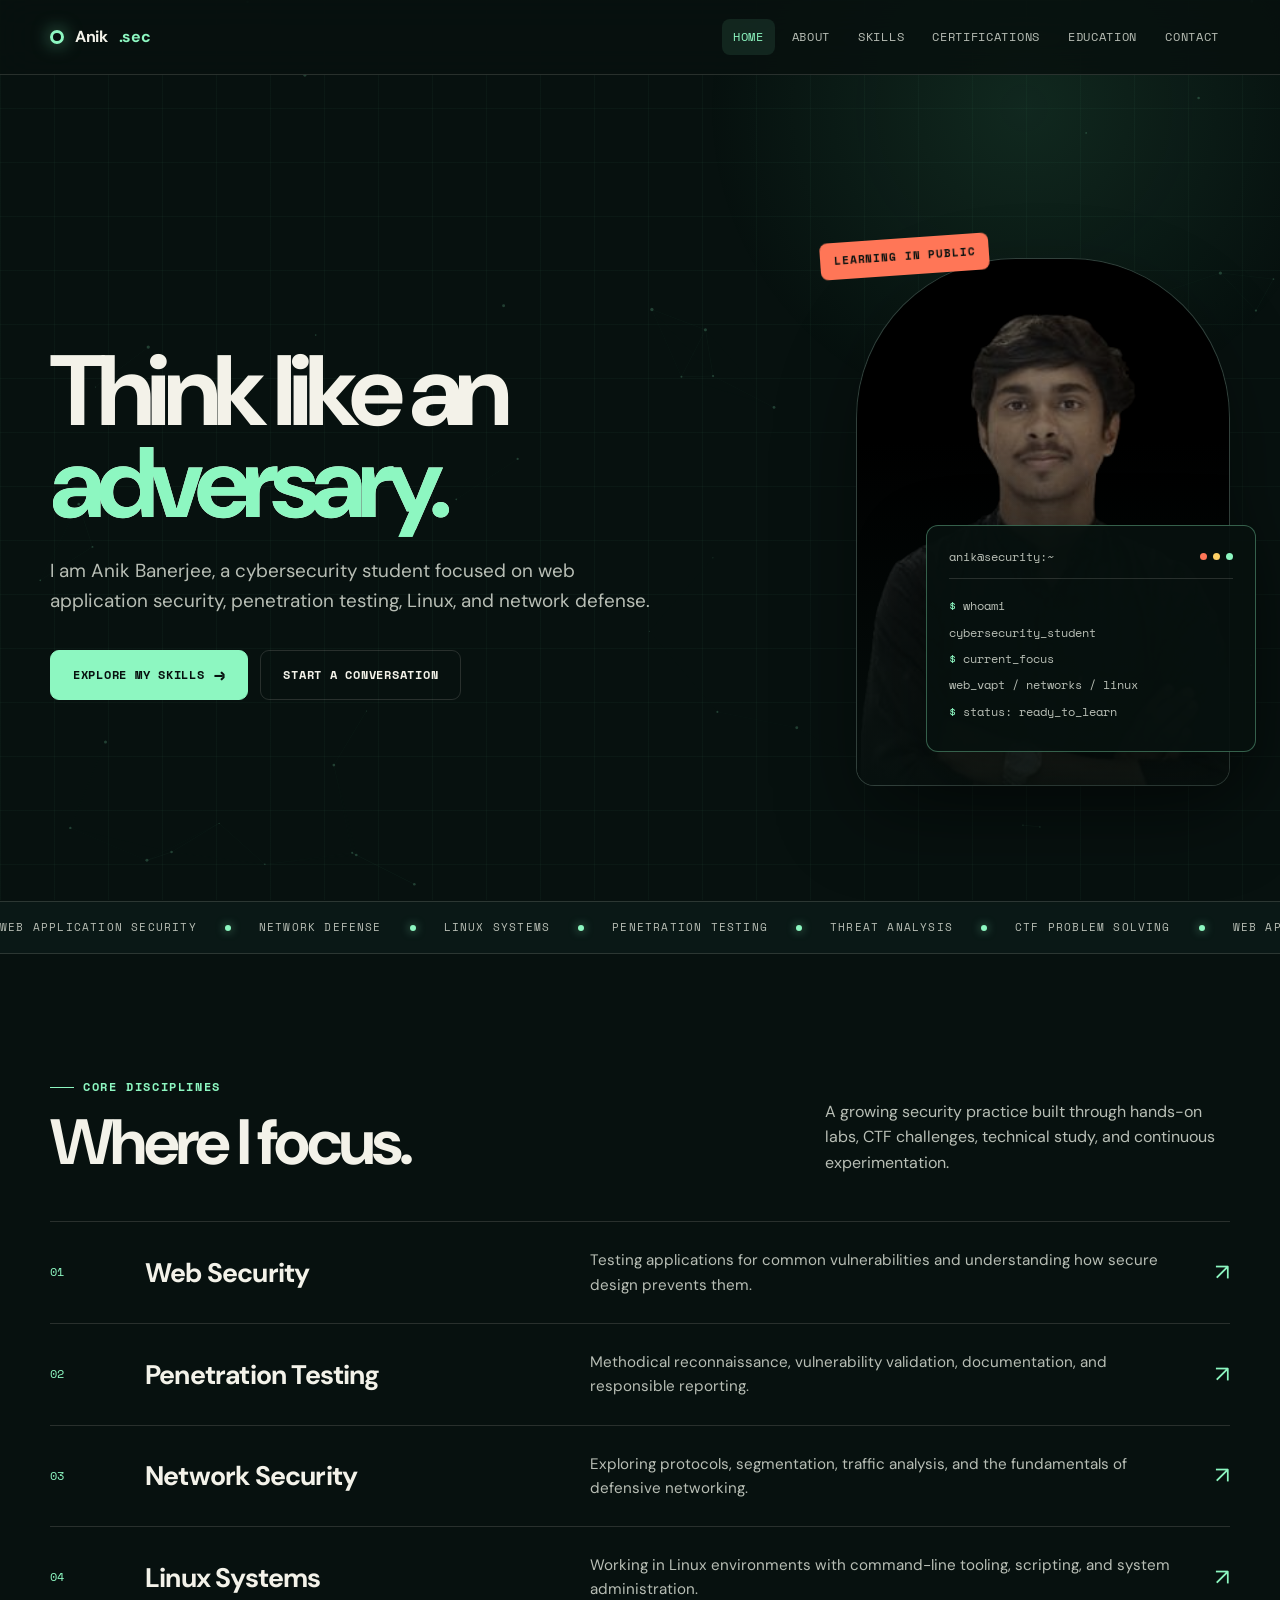
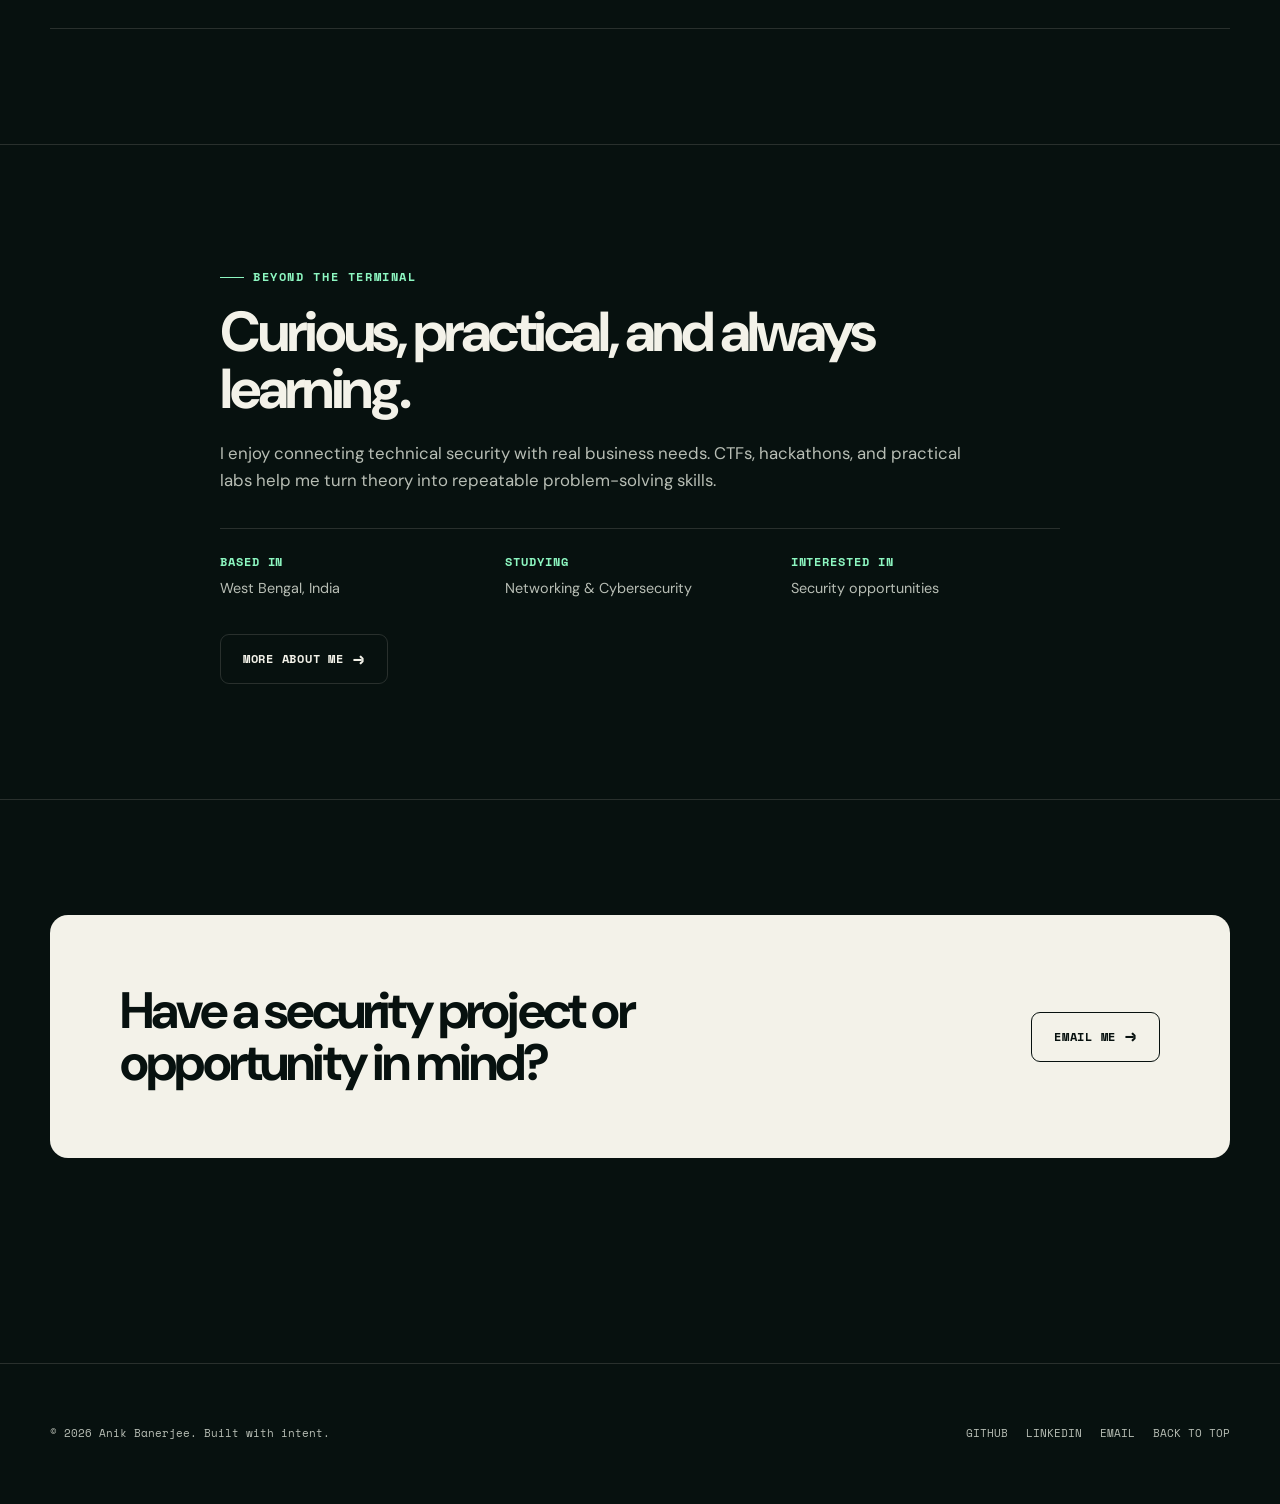
<file: index.html>
<!DOCTYPE html>
<html lang="en">
<head>
    <meta charset="utf-8">
    <meta name="viewport" content="width=device-width, initial-scale=1">
    <meta name="description" content="Cybersecurity portfolio of Anik Banerjee, focused on web security, penetration testing, Linux, and networking.">
    <meta name="theme-color" content="#07110f">
    <title>Anik Banerjee | Cybersecurity Portfolio</title>
    <link rel="stylesheet" href="styles.css">
    <script src="script.js" defer></script>
</head>
<body>
    <a class="skip-link" href="#main-content">Skip to content</a>
    <header class="site-header">
        <nav class="nav-shell" aria-label="Main navigation">
            <a class="brand" href="index.html" aria-label="Anik Banerjee home">
                <span class="brand-mark" aria-hidden="true"></span>
                Anik<span>.sec</span>
            </a>
            <button class="menu-toggle" type="button" aria-expanded="false" aria-controls="nav-links" aria-label="Toggle navigation"><span></span></button>
            <ul class="nav-links" id="nav-links">
                <li><a href="index.html" aria-current="page">Home</a></li>
                <li><a href="about.html">About</a></li>
                <li><a href="skills.html">Skills</a></li>
                <li><a href="certifications.html">Certifications</a></li>
                <li><a href="education.html">Education</a></li>
                <li><a href="contact.html">Contact</a></li>
            </ul>
        </nav>
    </header>

    <main id="main-content">
        <div class="page-shell">
            <section class="hero">
                <div class="hero-copy" data-reveal>
                    <h1>Think like an <span>adversary.</span></h1>
                    <p>I am Anik Banerjee, a cybersecurity student focused on web application security, penetration testing, Linux, and network defense.</p>
                    <div class="hero-actions">
                        <a class="button" href="skills.html">Explore my skills <span class="arrow" aria-hidden="true">&rarr;</span></a>
                        <a class="button secondary" href="contact.html">Start a conversation</a>
                    </div>
                </div>

                <div class="hero-visual" data-reveal>
                    <span class="status-chip">Learning in public</span>
                    <div class="media-frame">
                        <img src="anikimg.jpeg" alt="Anik Banerjee working toward a career in cybersecurity" width="290" height="388">
                    </div>
                    <div class="terminal-card">
                        <div class="terminal-top">
                            <span>anik@security:~</span>
                            <span class="terminal-dots" aria-hidden="true"><i></i><i></i><i></i></span>
                        </div>
                        <p class="terminal-line"><strong>$</strong> whoami</p>
                        <p class="terminal-line">cybersecurity_student</p>
                        <p class="terminal-line"><strong>$</strong> current_focus</p>
                        <p class="terminal-line">web_vapt / networks / linux</p>
                        <p class="terminal-line"><strong>$</strong> status: ready_to_learn</p>
                    </div>
                </div>
            </section>
        </div>

        <div class="security-ticker" aria-hidden="true">
            <div class="ticker-track">
                <span>Web application security</span>
                <span>Network defense</span>
                <span>Linux systems</span>
                <span>Penetration testing</span>
                <span>Threat analysis</span>
                <span>CTF problem solving</span>
                <span>Web application security</span>
                <span>Network defense</span>
                <span>Linux systems</span>
                <span>Penetration testing</span>
                <span>Threat analysis</span>
                <span>CTF problem solving</span>
            </div>
        </div>

        <section class="section">
            <div class="page-shell">
                <div class="section-head" data-reveal>
                    <div>
                        <span class="eyebrow">Core disciplines</span>
                        <h2>Where I focus.</h2>
                    </div>
                    <p>A growing security practice built through hands-on labs, CTF challenges, technical study, and continuous experimentation.</p>
                </div>
                <div class="expertise-list" data-reveal>
                    <article class="expertise-item">
                        <span class="item-number">01</span>
                        <h3>Web Security</h3>
                        <p>Testing applications for common vulnerabilities and understanding how secure design prevents them.</p>
                        <span class="item-arrow" aria-hidden="true">&nearr;</span>
                    </article>
                    <article class="expertise-item">
                        <span class="item-number">02</span>
                        <h3>Penetration Testing</h3>
                        <p>Methodical reconnaissance, vulnerability validation, documentation, and responsible reporting.</p>
                        <span class="item-arrow" aria-hidden="true">&nearr;</span>
                    </article>
                    <article class="expertise-item">
                        <span class="item-number">03</span>
                        <h3>Network Security</h3>
                        <p>Exploring protocols, segmentation, traffic analysis, and the fundamentals of defensive networking.</p>
                        <span class="item-arrow" aria-hidden="true">&nearr;</span>
                    </article>
                    <article class="expertise-item">
                        <span class="item-number">04</span>
                        <h3>Linux Systems</h3>
                        <p>Working in Linux environments with command-line tooling, scripting, and system administration.</p>
                        <span class="item-arrow" aria-hidden="true">&nearr;</span>
                    </article>
                </div>
            </div>
        </section>

        <section class="section">
            <div class="page-shell">
                <div class="feature-copy feature-copy-wide" data-reveal>
                    <span class="eyebrow">Beyond the terminal</span>
                    <h2>Curious, practical, and always learning.</h2>
                    <p>I enjoy connecting technical security with real business needs. CTFs, hackathons, and practical labs help me turn theory into repeatable problem-solving skills.</p>
                    <div class="fact-row">
                        <div class="fact"><strong>Based in</strong><span>West Bengal, India</span></div>
                        <div class="fact"><strong>Studying</strong><span>Networking &amp; Cybersecurity</span></div>
                        <div class="fact"><strong>Interested in</strong><span>Security opportunities</span></div>
                    </div>
                    <div class="button-row">
                        <a class="button secondary" href="about.html">More about me <span class="arrow" aria-hidden="true">&rarr;</span></a>
                    </div>
                </div>
            </div>
        </section>

        <section class="section">
            <div class="page-shell">
                <div class="cta-strip" data-reveal>
                    <h2>Have a security project or opportunity in mind?</h2>
                    <a class="button secondary" href="mailto:banerjeeanik888@gmail.com">Email me <span class="arrow" aria-hidden="true">&rarr;</span></a>
                </div>
            </div>
        </section>
    </main>

    <footer class="site-footer">
        <div class="footer-shell">
            <p>&copy; <span data-year></span> Anik Banerjee. Built with intent.</p>
            <div class="footer-links">
                <a href="https://github.com/spideyanik" target="_blank" rel="noopener noreferrer">GitHub</a>
                <a href="https://www.linkedin.com/in/anik-banerjee-84735a32b" target="_blank" rel="noopener noreferrer">LinkedIn</a>
                <a href="mailto:banerjeeanik888@gmail.com">Email</a>
                <a href="#main-content">Back to top</a>
            </div>
        </div>
    </footer>
</body>
</html>
</file>
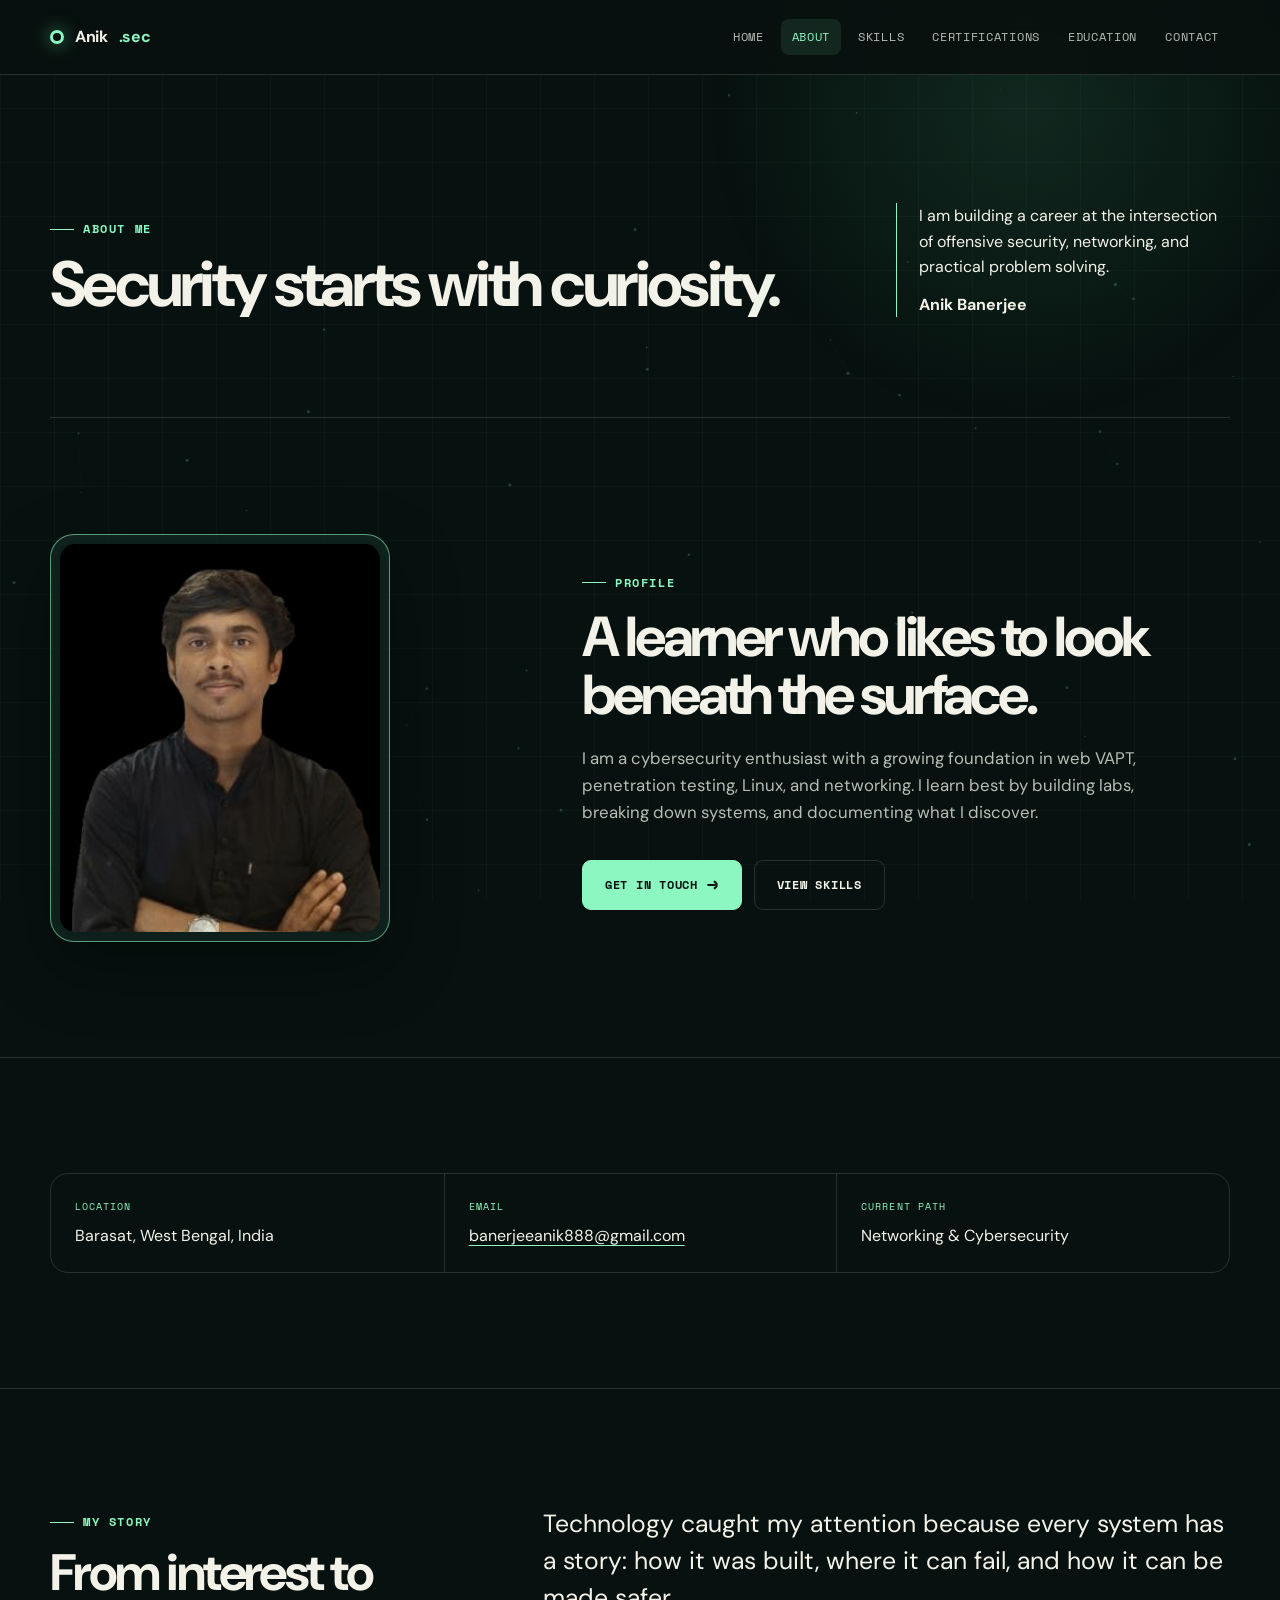
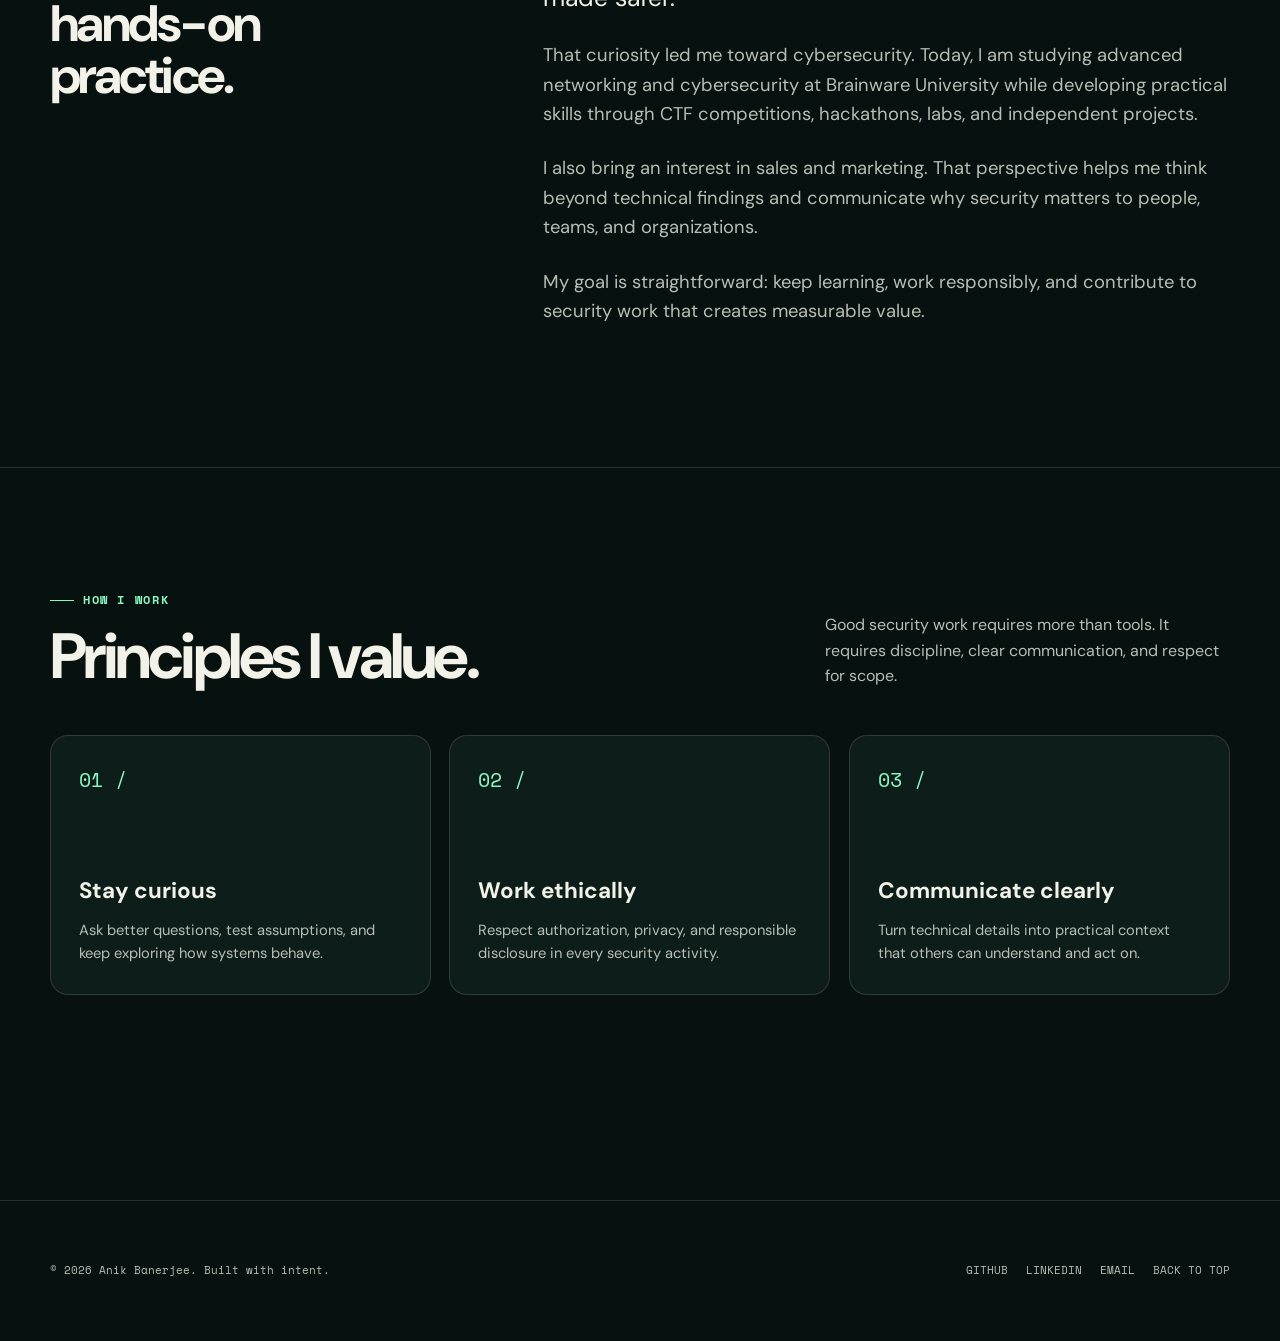
<file: about.html>
<!DOCTYPE html>
<html lang="en">
<head>
    <meta charset="utf-8">
    <meta name="viewport" content="width=device-width, initial-scale=1">
    <meta name="description" content="Learn about Anik Banerjee, a cybersecurity student from West Bengal focused on practical security skills.">
    <meta name="theme-color" content="#07110f">
    <title>About | Anik Banerjee</title>
    <link rel="stylesheet" href="styles.css">
    <script src="script.js" defer></script>
</head>
<body>
    <a class="skip-link" href="#main-content">Skip to content</a>
    <header class="site-header">
        <nav class="nav-shell" aria-label="Main navigation">
            <a class="brand" href="index.html" aria-label="Anik Banerjee home"><span class="brand-mark" aria-hidden="true"></span>Anik<span>.sec</span></a>
            <button class="menu-toggle" type="button" aria-expanded="false" aria-controls="nav-links" aria-label="Toggle navigation"><span></span></button>
            <ul class="nav-links" id="nav-links">
                <li><a href="index.html">Home</a></li>
                <li><a href="about.html" aria-current="page">About</a></li>
                <li><a href="skills.html">Skills</a></li>
                <li><a href="certifications.html">Certifications</a></li>
                <li><a href="education.html">Education</a></li>
                <li><a href="contact.html">Contact</a></li>
            </ul>
        </nav>
    </header>

    <main id="main-content">
        <div class="page-shell">
            <header class="page-intro" data-reveal>
                <div>
                    <span class="eyebrow">About me</span>
                    <h1>Security starts with curiosity.</h1>
                </div>
                <div class="intro-aside">
                    <p>I am building a career at the intersection of offensive security, networking, and practical problem solving.</p>
                    <strong>Anik Banerjee</strong>
                </div>
            </header>
        </div>

        <section class="section">
            <div class="page-shell split-feature">
                <div class="portrait-frame" data-reveal>
                    <img src="anikimg.jpeg" alt="Anik Banerjee" width="290" height="388">
                </div>
                <div class="feature-copy" data-reveal>
                    <span class="eyebrow">Profile</span>
                    <h2>A learner who likes to look beneath the surface.</h2>
                    <p>I am a cybersecurity enthusiast with a growing foundation in web VAPT, penetration testing, Linux, and networking. I learn best by building labs, breaking down systems, and documenting what I discover.</p>
                    <div class="button-row">
                        <a class="button" href="mailto:banerjeeanik888@gmail.com">Get in touch <span class="arrow" aria-hidden="true">&rarr;</span></a>
                        <a class="button secondary" href="skills.html">View skills</a>
                    </div>
                </div>
            </div>
        </section>

        <section class="section">
            <div class="page-shell">
                <div class="info-band" data-reveal>
                    <div><small>Location</small><span>Barasat, West Bengal, India</span></div>
                    <div><small>Email</small><a href="mailto:banerjeeanik888@gmail.com">banerjeeanik888@gmail.com</a></div>
                    <div><small>Current path</small><span>Networking &amp; Cybersecurity</span></div>
                </div>
            </div>
        </section>

        <section class="section">
            <div class="page-shell story-grid">
                <div class="sticky-title" data-reveal>
                    <span class="eyebrow">My story</span>
                    <h2>From interest to hands-on practice.</h2>
                </div>
                <div class="story-copy" data-reveal>
                    <p>Technology caught my attention because every system has a story: how it was built, where it can fail, and how it can be made safer.</p>
                    <p>That curiosity led me toward cybersecurity. Today, I am studying advanced networking and cybersecurity at Brainware University while developing practical skills through CTF competitions, hackathons, labs, and independent projects.</p>
                    <p>I also bring an interest in sales and marketing. That perspective helps me think beyond technical findings and communicate why security matters to people, teams, and organizations.</p>
                    <p>My goal is straightforward: keep learning, work responsibly, and contribute to security work that creates measurable value.</p>
                </div>
            </div>
        </section>

        <section class="section">
            <div class="page-shell">
                <div class="section-head" data-reveal>
                    <div><span class="eyebrow">How I work</span><h2>Principles I value.</h2></div>
                    <p>Good security work requires more than tools. It requires discipline, clear communication, and respect for scope.</p>
                </div>
                <div class="values-grid">
                    <article class="value-card" data-reveal><span class="symbol">01 /</span><div><h3>Stay curious</h3><p>Ask better questions, test assumptions, and keep exploring how systems behave.</p></div></article>
                    <article class="value-card" data-reveal><span class="symbol">02 /</span><div><h3>Work ethically</h3><p>Respect authorization, privacy, and responsible disclosure in every security activity.</p></div></article>
                    <article class="value-card" data-reveal><span class="symbol">03 /</span><div><h3>Communicate clearly</h3><p>Turn technical details into practical context that others can understand and act on.</p></div></article>
                </div>
            </div>
        </section>
    </main>

    <footer class="site-footer">
        <div class="footer-shell">
            <p>&copy; <span data-year></span> Anik Banerjee. Built with intent.</p>
            <div class="footer-links">
                <a href="https://github.com/spideyanik" target="_blank" rel="noopener noreferrer">GitHub</a>
                <a href="https://www.linkedin.com/in/anik-banerjee-84735a32b" target="_blank" rel="noopener noreferrer">LinkedIn</a>
                <a href="mailto:banerjeeanik888@gmail.com">Email</a>
                <a href="#main-content">Back to top</a>
            </div>
        </div>
    </footer>
</body>
</html>
</file>
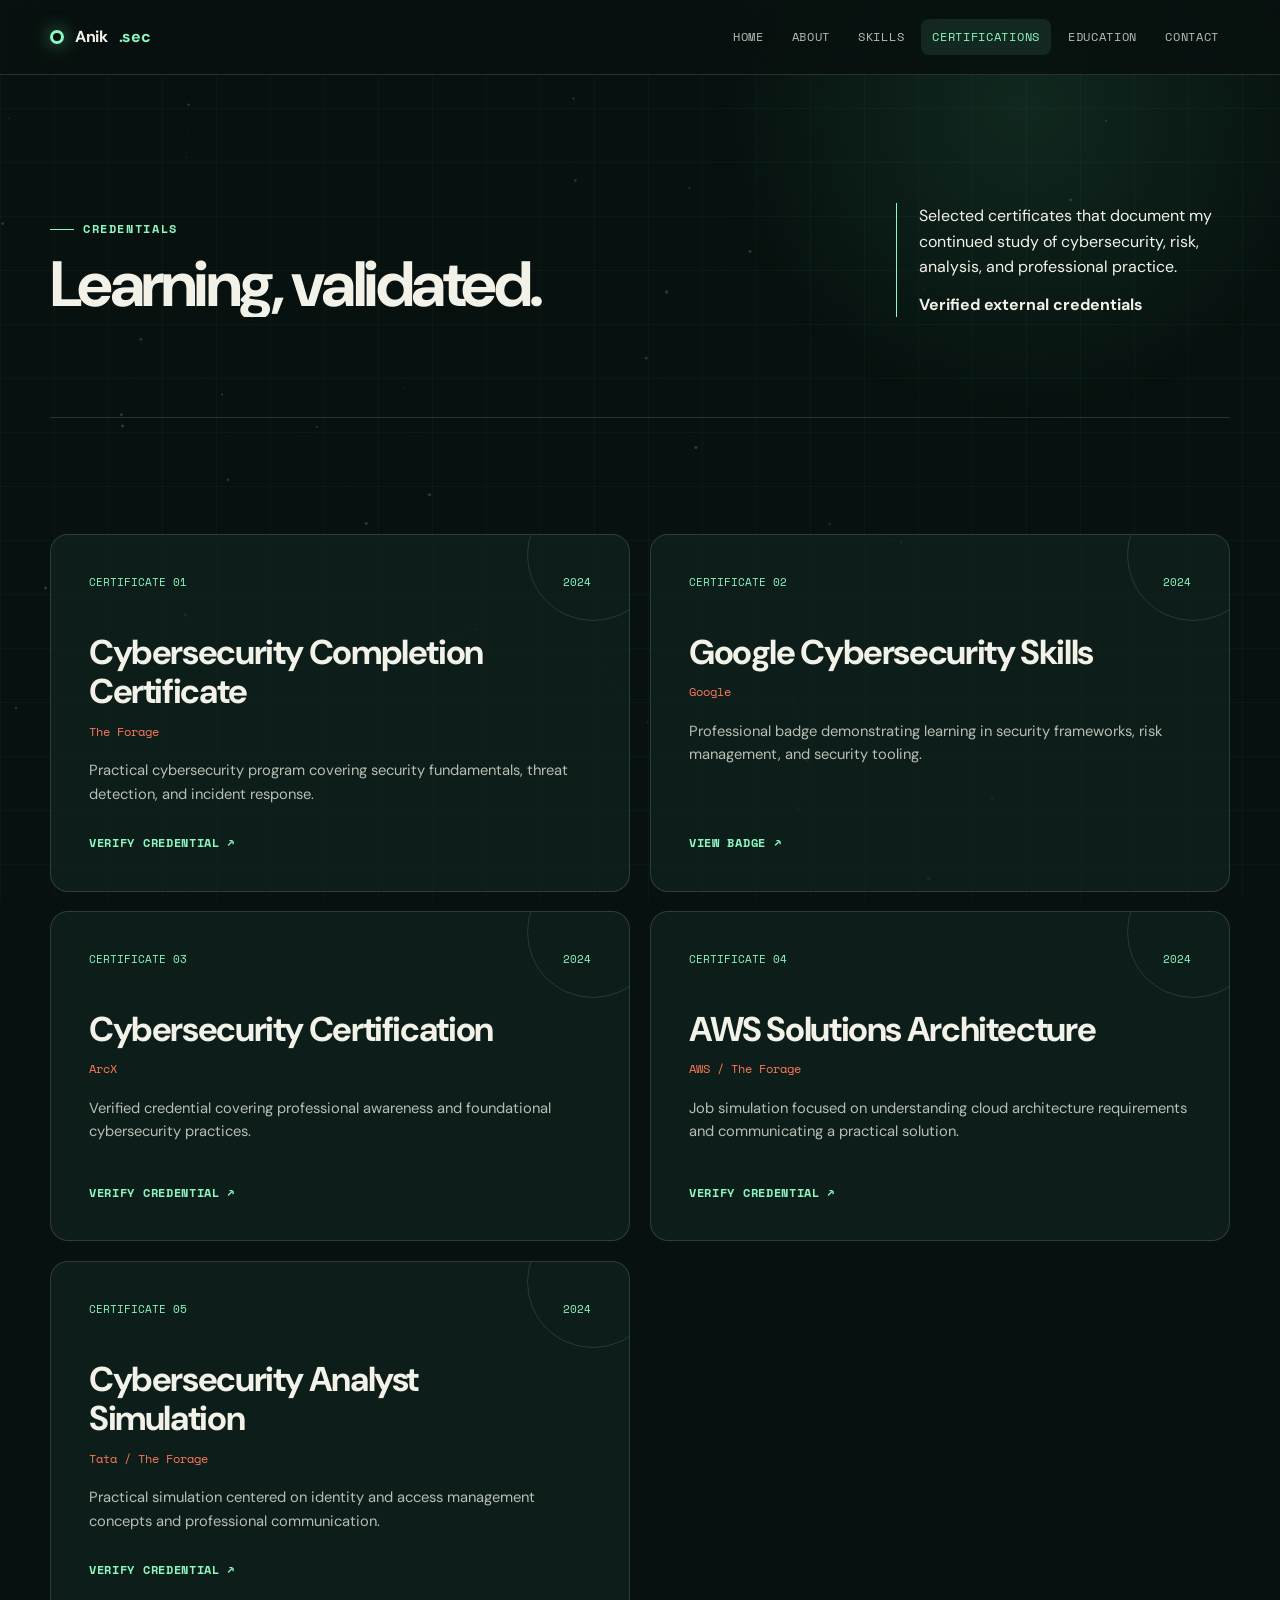
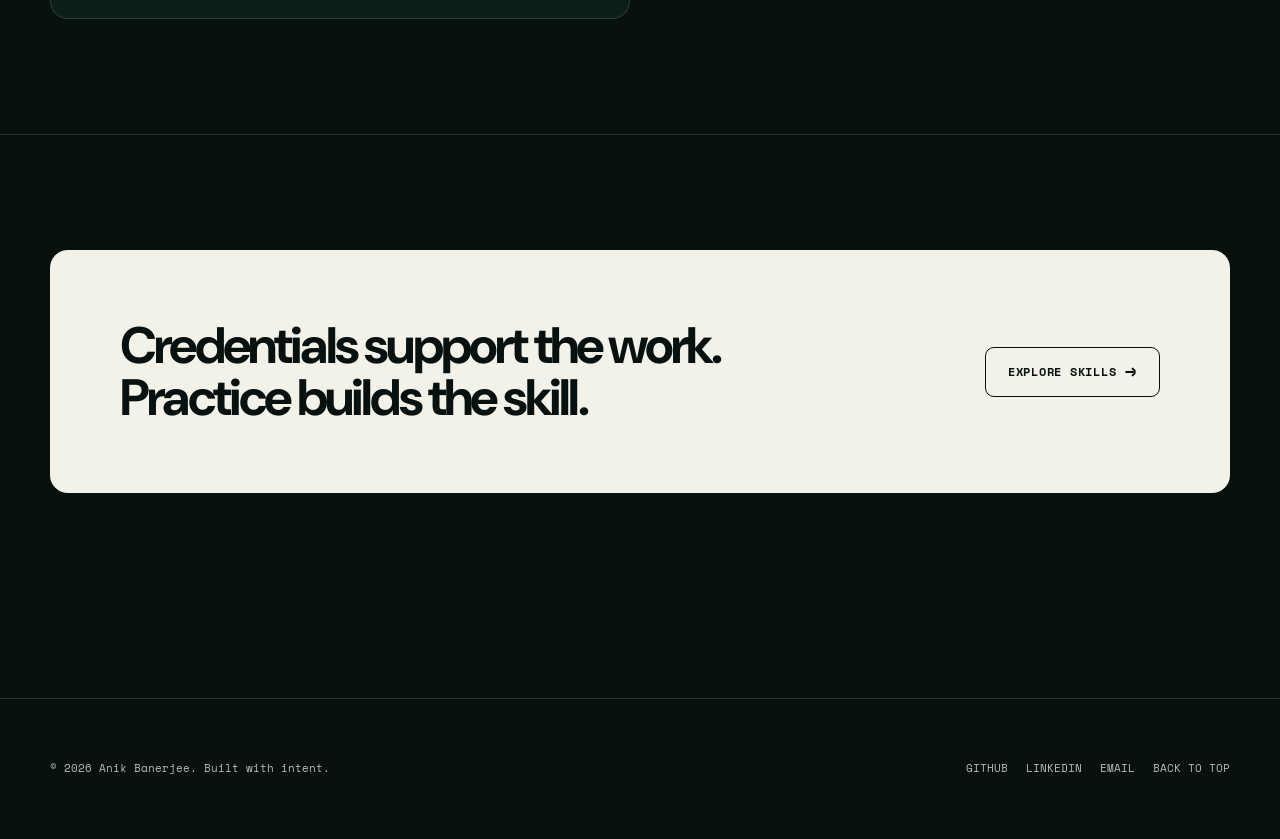
<file: certifications.html>
<!DOCTYPE html>
<html lang="en">
<head>
    <meta charset="utf-8">
    <meta name="viewport" content="width=device-width, initial-scale=1">
    <meta name="description" content="Cybersecurity certifications and learning achievements earned by Anik Banerjee.">
    <meta name="theme-color" content="#07110f">
    <title>Certifications | Anik Banerjee</title>
    <link rel="stylesheet" href="styles.css">
    <script src="script.js" defer></script>
</head>
<body>
    <a class="skip-link" href="#main-content">Skip to content</a>
    <header class="site-header">
        <nav class="nav-shell" aria-label="Main navigation">
            <a class="brand" href="index.html" aria-label="Anik Banerjee home"><span class="brand-mark" aria-hidden="true"></span>Anik<span>.sec</span></a>
            <button class="menu-toggle" type="button" aria-expanded="false" aria-controls="nav-links" aria-label="Toggle navigation"><span></span></button>
            <ul class="nav-links" id="nav-links">
                <li><a href="index.html">Home</a></li>
                <li><a href="about.html">About</a></li>
                <li><a href="skills.html">Skills</a></li>
                <li><a href="certifications.html" aria-current="page">Certifications</a></li>
                <li><a href="education.html">Education</a></li>
                <li><a href="contact.html">Contact</a></li>
            </ul>
        </nav>
    </header>

    <main id="main-content">
        <div class="page-shell">
            <header class="page-intro" data-reveal>
                <div><span class="eyebrow">Credentials</span><h1>Learning, validated.</h1></div>
                <div class="intro-aside"><p>Selected certificates that document my continued study of cybersecurity, risk, analysis, and professional practice.</p><strong>Verified external credentials</strong></div>
            </header>
        </div>

        <section class="section">
            <div class="page-shell cert-list">
                <article class="cert-card" data-reveal>
                    <div class="cert-top"><span>Certificate 01</span><span>2024</span></div>
                    <h2>Cybersecurity Completion Certificate</h2>
                    <p class="cert-provider">The Forage</p>
                    <p>Practical cybersecurity program covering security fundamentals, threat detection, and incident response.</p>
                    <a class="text-link" href="https://www.theforage.com/completion-certificates/9PBTqmSxAf6zZTseP/E9pA6qsdbeyEkp3ti_9PBTqmSxAf6zZTseP_6a2a3d09d2f47c44e1b3ca0d_1781153612871_completion_certificate.pdf" target="_blank" rel="noopener noreferrer">Verify credential &nearr;</a>
                </article>

                <article class="cert-card" data-reveal>
                    <div class="cert-top"><span>Certificate 02</span><span>2024</span></div>
                    <h2>Google Cybersecurity Skills</h2>
                    <p class="cert-provider">Google</p>
                    <p>Professional badge demonstrating learning in security frameworks, risk management, and security tooling.</p>
                    <a class="text-link" href="https://www.skills.google/public_profiles/6a709f5a-5298-424f-b85f-b6076141ea3b/badges/16112817" target="_blank" rel="noopener noreferrer">View badge &nearr;</a>
                </article>

                <article class="cert-card" data-reveal>
                    <div class="cert-top"><span>Certificate 03</span><span>2024</span></div>
                    <h2>Cybersecurity Certification</h2>
                    <p class="cert-provider">ArcX</p>
                    <p>Verified credential covering professional awareness and foundational cybersecurity practices.</p>
                    <a class="text-link" href="https://arcx.io/verify-certificate?id=da4ce808eb6f0fb01ddd16e375880b262f5341c8&amp;k=2e454745e4544c3299a1e0e812eb73c0" target="_blank" rel="noopener noreferrer">Verify credential &nearr;</a>
                </article>

                <article class="cert-card" data-reveal>
                    <div class="cert-top"><span>Certificate 04</span><span>2024</span></div>
                    <h2>AWS Solutions Architecture</h2>
                    <p class="cert-provider">AWS / The Forage</p>
                    <p>Job simulation focused on understanding cloud architecture requirements and communicating a practical solution.</p>
                    <a class="text-link" href="https://forage-uploads-prod.s3.amazonaws.com/completion-certificates/pmnMSL4QiQ9JCgE3W/kkE9HyeNcw6rwCRGw_pmnMSL4QiQ9JCgE3W_v9HEYwWKt4uSHc9T7_1747155104123_completion_certificate.pdf" target="_blank" rel="noopener noreferrer">Verify credential &nearr;</a>
                </article>

                <article class="cert-card" data-reveal>
                    <div class="cert-top"><span>Certificate 05</span><span>2024</span></div>
                    <h2>Cybersecurity Analyst Simulation</h2>
                    <p class="cert-provider">Tata / The Forage</p>
                    <p>Practical simulation centered on identity and access management concepts and professional communication.</p>
                    <a class="text-link" href="https://forage-uploads-prod.s3.amazonaws.com/completion-certificates/ifobHAoMjQs9s6bKS/gmf3ypEXBj2wvfQWC_ifobHAoMjQs9s6bKS_v9HEYwWKt4uSHc9T7_1746881248161_completion_certificate.pdf" target="_blank" rel="noopener noreferrer">Verify credential &nearr;</a>
                </article>
            </div>
        </section>

        <section class="section">
            <div class="page-shell"><div class="cta-strip" data-reveal><h2>Credentials support the work. Practice builds the skill.</h2><a class="button secondary" href="skills.html">Explore skills <span class="arrow" aria-hidden="true">&rarr;</span></a></div></div>
        </section>
    </main>

    <footer class="site-footer">
        <div class="footer-shell">
            <p>&copy; <span data-year></span> Anik Banerjee. Built with intent.</p>
            <div class="footer-links"><a href="https://github.com/spideyanik" target="_blank" rel="noopener noreferrer">GitHub</a><a href="https://www.linkedin.com/in/anik-banerjee-84735a32b" target="_blank" rel="noopener noreferrer">LinkedIn</a><a href="mailto:banerjeeanik888@gmail.com">Email</a><a href="#main-content">Back to top</a></div>
        </div>
    </footer>
</body>
</html>
</file>
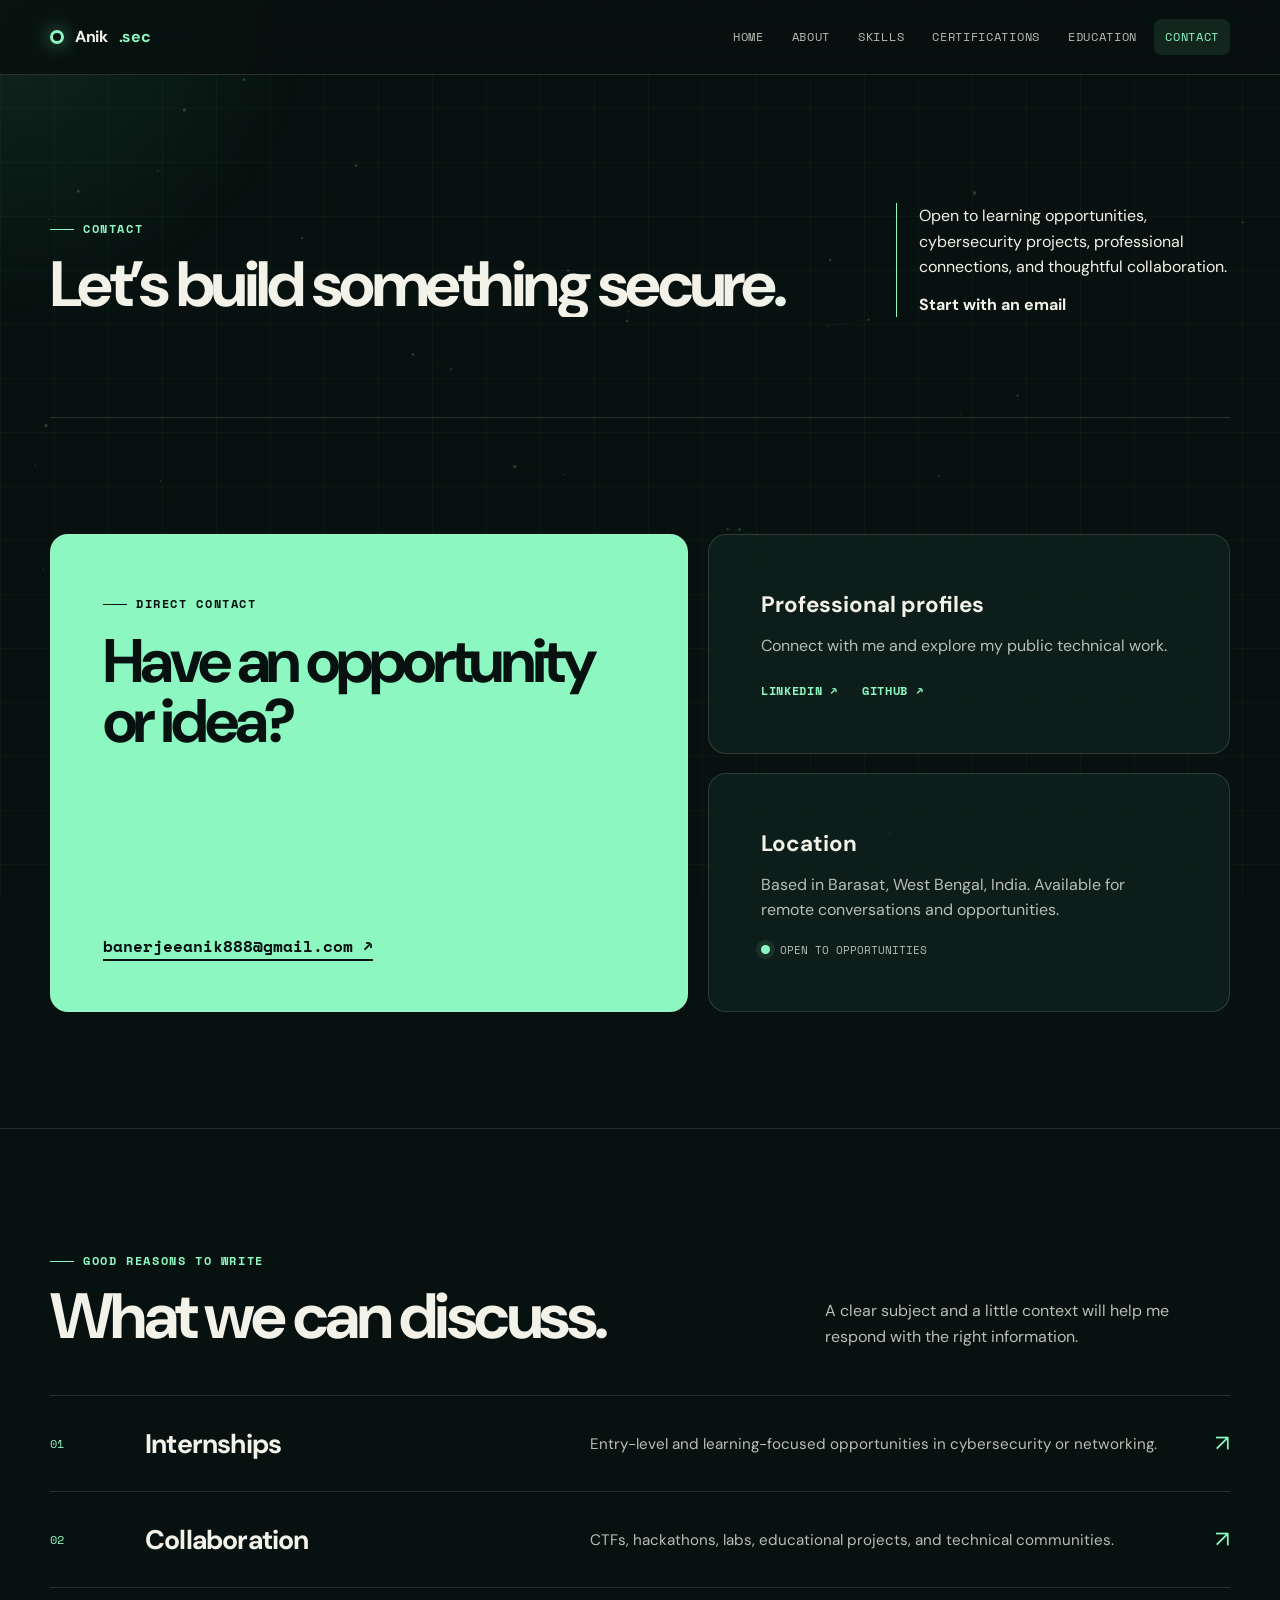
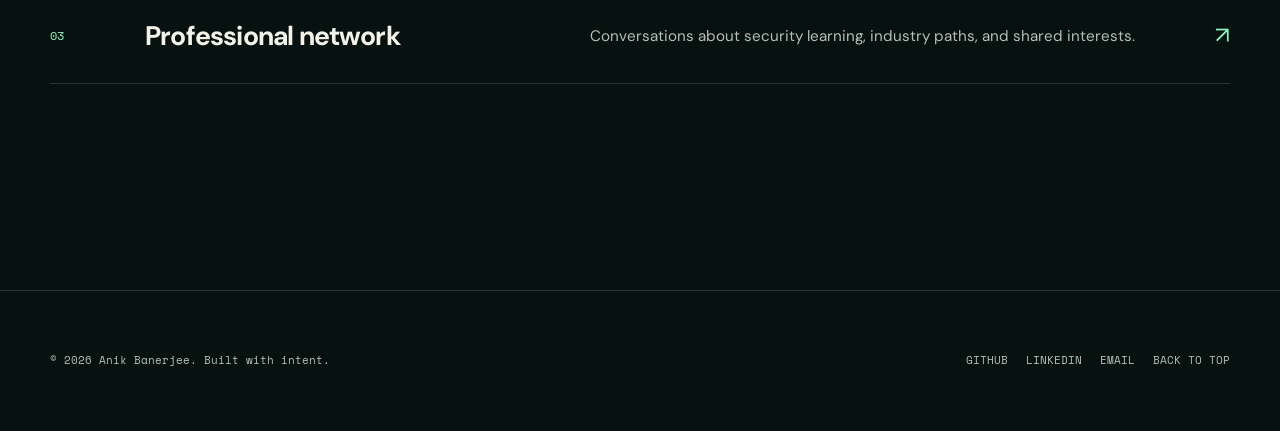
<file: contact.html>
<!DOCTYPE html>
<html lang="en">
<head>
    <meta charset="utf-8">
    <meta name="viewport" content="width=device-width, initial-scale=1">
    <meta name="description" content="Contact Anik Banerjee about cybersecurity opportunities, collaborations, and projects.">
    <meta name="theme-color" content="#07110f">
    <title>Contact | Anik Banerjee</title>
    <link rel="stylesheet" href="styles.css">
    <script src="script.js" defer></script>
</head>
<body>
    <a class="skip-link" href="#main-content">Skip to content</a>
    <header class="site-header">
        <nav class="nav-shell" aria-label="Main navigation">
            <a class="brand" href="index.html" aria-label="Anik Banerjee home"><span class="brand-mark" aria-hidden="true"></span>Anik<span>.sec</span></a>
            <button class="menu-toggle" type="button" aria-expanded="false" aria-controls="nav-links" aria-label="Toggle navigation"><span></span></button>
            <ul class="nav-links" id="nav-links">
                <li><a href="index.html">Home</a></li>
                <li><a href="about.html">About</a></li>
                <li><a href="skills.html">Skills</a></li>
                <li><a href="certifications.html">Certifications</a></li>
                <li><a href="education.html">Education</a></li>
                <li><a href="contact.html" aria-current="page">Contact</a></li>
            </ul>
        </nav>
    </header>

    <main id="main-content">
        <div class="page-shell">
            <header class="page-intro" data-reveal>
                <div><span class="eyebrow">Contact</span><h1>Let&rsquo;s build something secure.</h1></div>
                <div class="intro-aside"><p>Open to learning opportunities, cybersecurity projects, professional connections, and thoughtful collaboration.</p><strong>Start with an email</strong></div>
            </header>
        </div>

        <section class="section">
            <div class="page-shell contact-grid">
                <article class="contact-card primary" data-reveal>
                    <div><span class="eyebrow">Direct contact</span><h2>Have an opportunity or idea?</h2></div>
                    <a href="mailto:banerjeeanik888@gmail.com">banerjeeanik888@gmail.com &nearr;</a>
                </article>
                <div class="contact-options">
                    <article class="contact-card" data-reveal>
                        <h3>Professional profiles</h3>
                        <p>Connect with me and explore my public technical work.</p>
                        <div class="profile-links">
                            <a class="text-link" href="https://www.linkedin.com/in/anik-banerjee-84735a32b" target="_blank" rel="noopener noreferrer">LinkedIn &nearr;</a>
                            <a class="text-link" href="https://github.com/spideyanik" target="_blank" rel="noopener noreferrer">GitHub &nearr;</a>
                        </div>
                    </article>
                    <article class="contact-card" data-reveal>
                        <h3>Location</h3>
                        <p>Based in Barasat, West Bengal, India. Available for remote conversations and opportunities.</p>
                        <div class="availability">Open to opportunities</div>
                    </article>
                </div>
            </div>
        </section>

        <section class="section">
            <div class="page-shell">
                <div class="section-head" data-reveal>
                    <div><span class="eyebrow">Good reasons to write</span><h2>What we can discuss.</h2></div>
                    <p>A clear subject and a little context will help me respond with the right information.</p>
                </div>
                <div class="expertise-list" data-reveal>
                    <article class="expertise-item"><span class="item-number">01</span><h3>Internships</h3><p>Entry-level and learning-focused opportunities in cybersecurity or networking.</p><span class="item-arrow" aria-hidden="true">&nearr;</span></article>
                    <article class="expertise-item"><span class="item-number">02</span><h3>Collaboration</h3><p>CTFs, hackathons, labs, educational projects, and technical communities.</p><span class="item-arrow" aria-hidden="true">&nearr;</span></article>
                    <article class="expertise-item"><span class="item-number">03</span><h3>Professional network</h3><p>Conversations about security learning, industry paths, and shared interests.</p><span class="item-arrow" aria-hidden="true">&nearr;</span></article>
                </div>
            </div>
        </section>
    </main>

    <footer class="site-footer">
        <div class="footer-shell">
            <p>&copy; <span data-year></span> Anik Banerjee. Built with intent.</p>
            <div class="footer-links"><a href="https://github.com/spideyanik" target="_blank" rel="noopener noreferrer">GitHub</a><a href="https://www.linkedin.com/in/anik-banerjee-84735a32b" target="_blank" rel="noopener noreferrer">LinkedIn</a><a href="mailto:banerjeeanik888@gmail.com">Email</a><a href="#main-content">Back to top</a></div>
        </div>
    </footer>
</body>
</html>
</file>
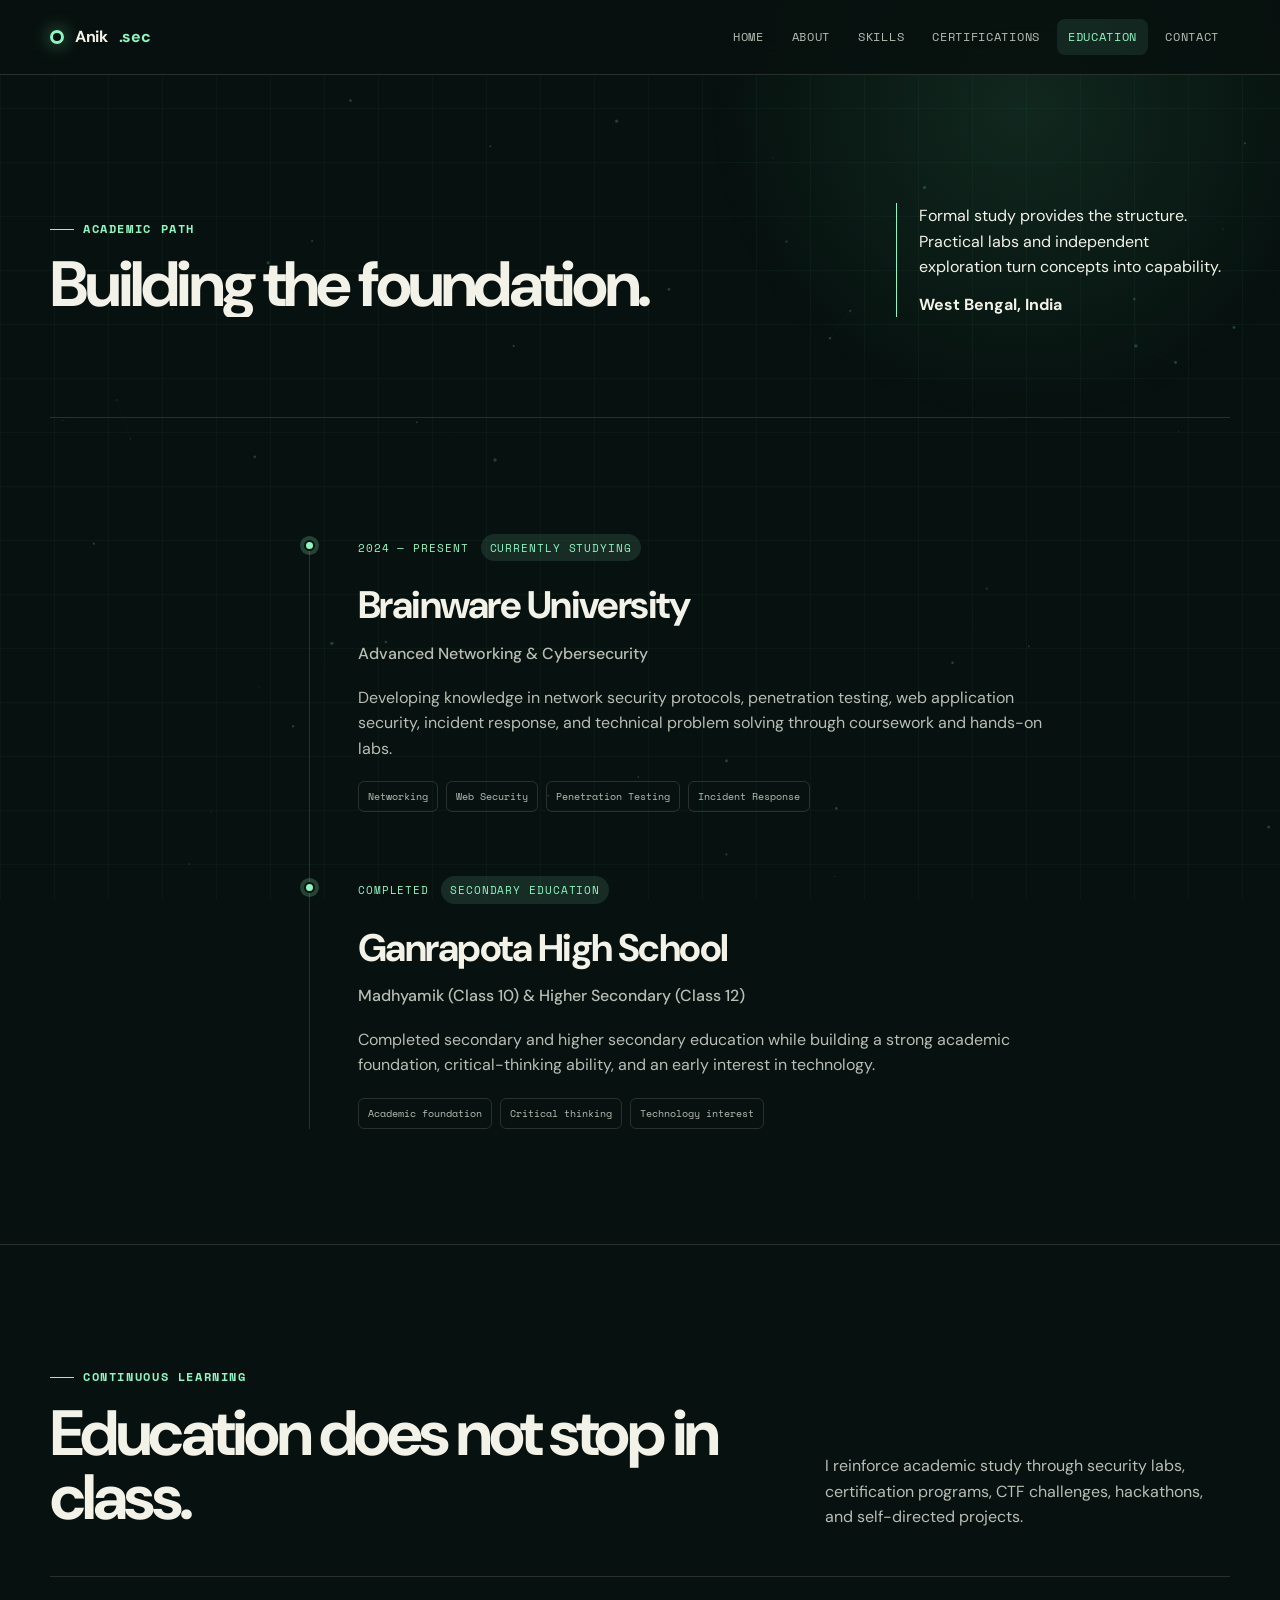
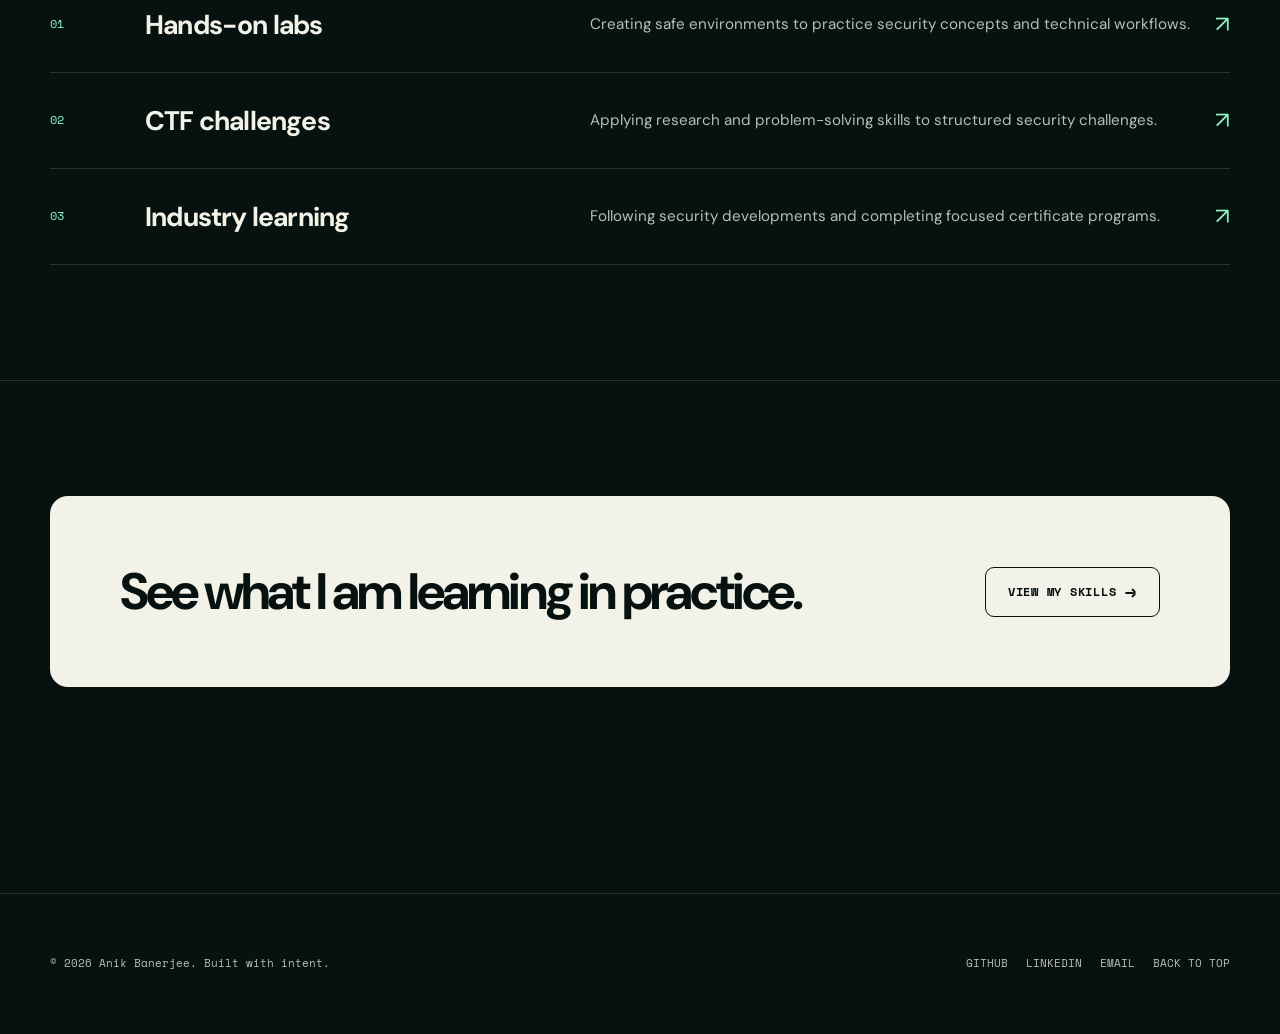
<file: education.html>
<!DOCTYPE html>
<html lang="en">
<head>
    <meta charset="utf-8">
    <meta name="viewport" content="width=device-width, initial-scale=1">
    <meta name="description" content="Academic background and cybersecurity education of Anik Banerjee.">
    <meta name="theme-color" content="#07110f">
    <title>Education | Anik Banerjee</title>
    <link rel="stylesheet" href="styles.css">
    <script src="script.js" defer></script>
</head>
<body>
    <a class="skip-link" href="#main-content">Skip to content</a>
    <header class="site-header">
        <nav class="nav-shell" aria-label="Main navigation">
            <a class="brand" href="index.html" aria-label="Anik Banerjee home"><span class="brand-mark" aria-hidden="true"></span>Anik<span>.sec</span></a>
            <button class="menu-toggle" type="button" aria-expanded="false" aria-controls="nav-links" aria-label="Toggle navigation"><span></span></button>
            <ul class="nav-links" id="nav-links">
                <li><a href="index.html">Home</a></li>
                <li><a href="about.html">About</a></li>
                <li><a href="skills.html">Skills</a></li>
                <li><a href="certifications.html">Certifications</a></li>
                <li><a href="education.html" aria-current="page">Education</a></li>
                <li><a href="contact.html">Contact</a></li>
            </ul>
        </nav>
    </header>

    <main id="main-content">
        <div class="page-shell">
            <header class="page-intro" data-reveal>
                <div><span class="eyebrow">Academic path</span><h1>Building the foundation.</h1></div>
                <div class="intro-aside"><p>Formal study provides the structure. Practical labs and independent exploration turn concepts into capability.</p><strong>West Bengal, India</strong></div>
            </header>
        </div>

        <section class="section">
            <div class="page-shell">
                <div class="timeline">
                    <article class="timeline-item" data-reveal>
                        <span class="timeline-dot" aria-hidden="true"></span>
                        <div class="timeline-meta"><span>2024 &mdash; Present</span><span class="badge">Currently studying</span></div>
                        <h2>Brainware University</h2>
                        <h3>Advanced Networking &amp; Cybersecurity</h3>
                        <p>Developing knowledge in network security protocols, penetration testing, web application security, incident response, and technical problem solving through coursework and hands-on labs.</p>
                        <div class="timeline-tags"><span>Networking</span><span>Web Security</span><span>Penetration Testing</span><span>Incident Response</span></div>
                    </article>

                    <article class="timeline-item" data-reveal>
                        <span class="timeline-dot" aria-hidden="true"></span>
                        <div class="timeline-meta"><span>Completed</span><span class="badge">Secondary education</span></div>
                        <h2>Ganrapota High School</h2>
                        <h3>Madhyamik (Class 10) &amp; Higher Secondary (Class 12)</h3>
                        <p>Completed secondary and higher secondary education while building a strong academic foundation, critical-thinking ability, and an early interest in technology.</p>
                        <div class="timeline-tags"><span>Academic foundation</span><span>Critical thinking</span><span>Technology interest</span></div>
                    </article>
                </div>
            </div>
        </section>

        <section class="section">
            <div class="page-shell">
                <div class="section-head" data-reveal>
                    <div><span class="eyebrow">Continuous learning</span><h2>Education does not stop in class.</h2></div>
                    <p>I reinforce academic study through security labs, certification programs, CTF challenges, hackathons, and self-directed projects.</p>
                </div>
                <div class="expertise-list" data-reveal>
                    <article class="expertise-item"><span class="item-number">01</span><h3>Hands-on labs</h3><p>Creating safe environments to practice security concepts and technical workflows.</p><span class="item-arrow" aria-hidden="true">&nearr;</span></article>
                    <article class="expertise-item"><span class="item-number">02</span><h3>CTF challenges</h3><p>Applying research and problem-solving skills to structured security challenges.</p><span class="item-arrow" aria-hidden="true">&nearr;</span></article>
                    <article class="expertise-item"><span class="item-number">03</span><h3>Industry learning</h3><p>Following security developments and completing focused certificate programs.</p><span class="item-arrow" aria-hidden="true">&nearr;</span></article>
                </div>
            </div>
        </section>

        <section class="section">
            <div class="page-shell"><div class="cta-strip" data-reveal><h2>See what I am learning in practice.</h2><a class="button secondary" href="skills.html">View my skills <span class="arrow" aria-hidden="true">&rarr;</span></a></div></div>
        </section>
    </main>

    <footer class="site-footer">
        <div class="footer-shell">
            <p>&copy; <span data-year></span> Anik Banerjee. Built with intent.</p>
            <div class="footer-links"><a href="https://github.com/spideyanik" target="_blank" rel="noopener noreferrer">GitHub</a><a href="https://www.linkedin.com/in/anik-banerjee-84735a32b" target="_blank" rel="noopener noreferrer">LinkedIn</a><a href="mailto:banerjeeanik888@gmail.com">Email</a><a href="#main-content">Back to top</a></div>
        </div>
    </footer>
</body>
</html>
</file>
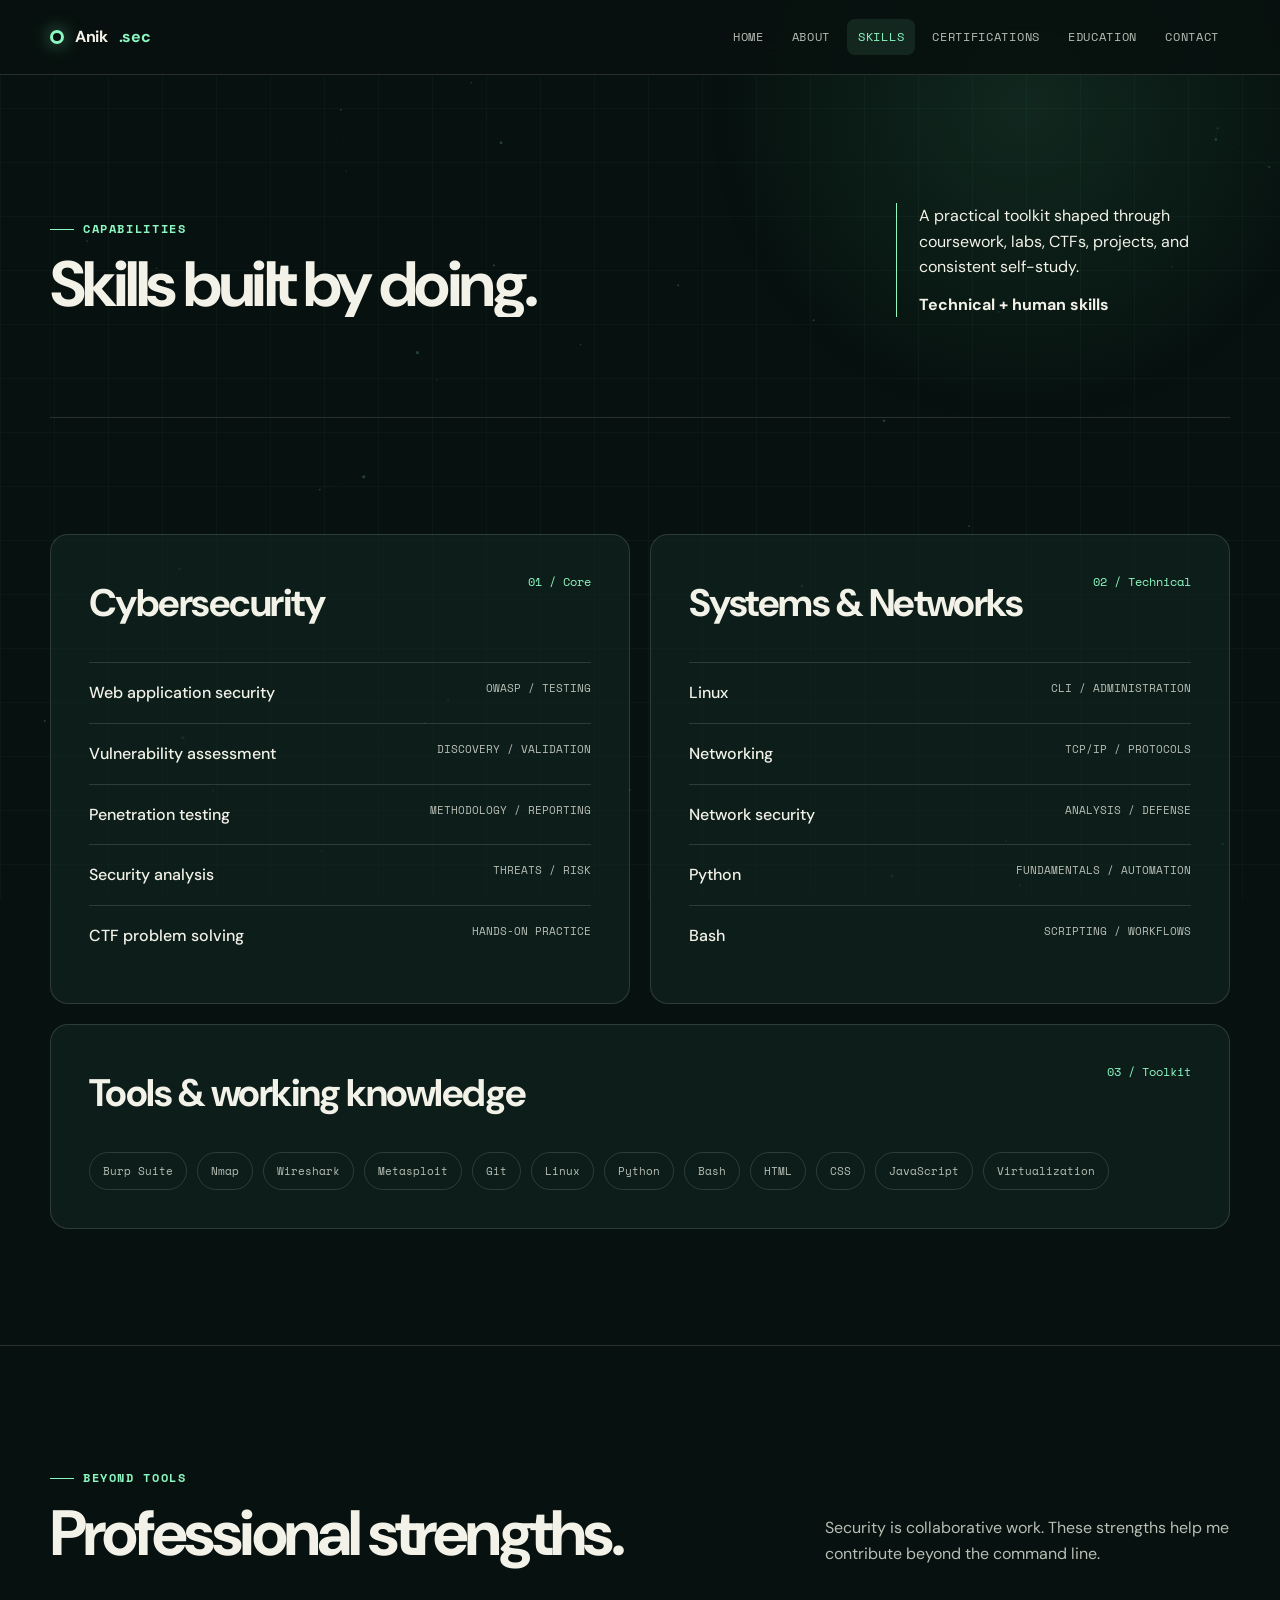
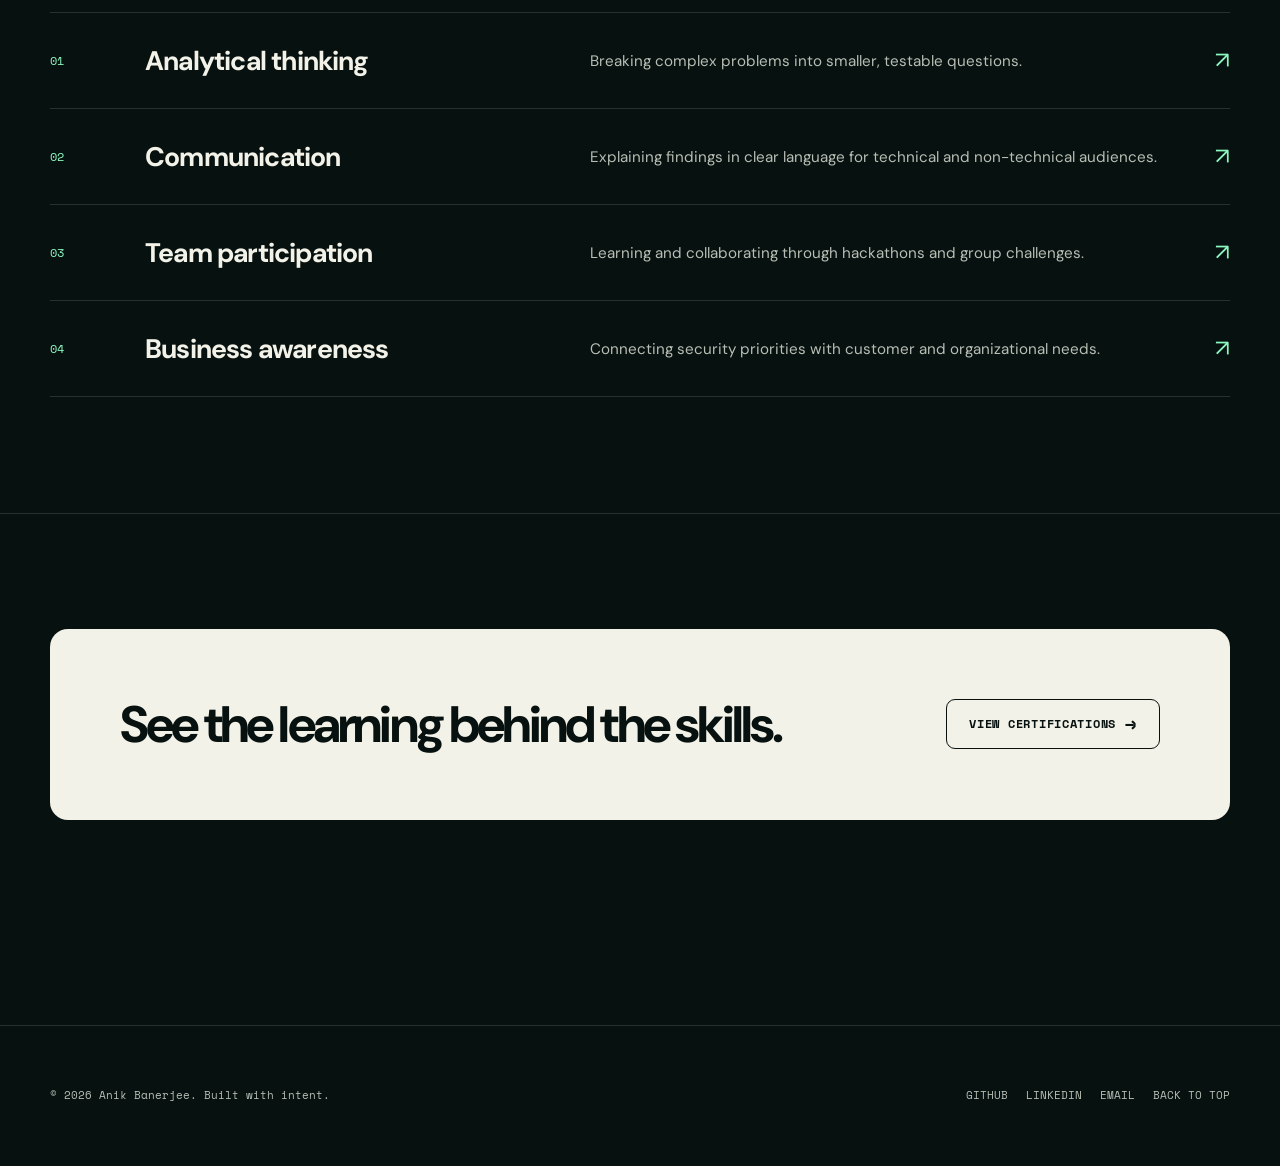
<file: skills.html>
<!DOCTYPE html>
<html lang="en">
<head>
    <meta charset="utf-8">
    <meta name="viewport" content="width=device-width, initial-scale=1">
    <meta name="description" content="Cybersecurity, networking, Linux, programming, and professional skills developed by Anik Banerjee.">
    <meta name="theme-color" content="#07110f">
    <title>Skills | Anik Banerjee</title>
    <link rel="stylesheet" href="styles.css">
    <script src="script.js" defer></script>
</head>
<body>
    <a class="skip-link" href="#main-content">Skip to content</a>
    <header class="site-header">
        <nav class="nav-shell" aria-label="Main navigation">
            <a class="brand" href="index.html" aria-label="Anik Banerjee home"><span class="brand-mark" aria-hidden="true"></span>Anik<span>.sec</span></a>
            <button class="menu-toggle" type="button" aria-expanded="false" aria-controls="nav-links" aria-label="Toggle navigation"><span></span></button>
            <ul class="nav-links" id="nav-links">
                <li><a href="index.html">Home</a></li>
                <li><a href="about.html">About</a></li>
                <li><a href="skills.html" aria-current="page">Skills</a></li>
                <li><a href="certifications.html">Certifications</a></li>
                <li><a href="education.html">Education</a></li>
                <li><a href="contact.html">Contact</a></li>
            </ul>
        </nav>
    </header>

    <main id="main-content">
        <div class="page-shell">
            <header class="page-intro" data-reveal>
                <div><span class="eyebrow">Capabilities</span><h1>Skills built by doing.</h1></div>
                <div class="intro-aside"><p>A practical toolkit shaped through coursework, labs, CTFs, projects, and consistent self-study.</p><strong>Technical + human skills</strong></div>
            </header>
        </div>

        <section class="section">
            <div class="page-shell skill-layout">
                <article class="skill-group" data-reveal>
                    <div class="skill-group-head"><h2>Cybersecurity</h2><span>01 / Core</span></div>
                    <ul class="skill-list">
                        <li><strong>Web application security</strong><span>OWASP / testing</span></li>
                        <li><strong>Vulnerability assessment</strong><span>Discovery / validation</span></li>
                        <li><strong>Penetration testing</strong><span>Methodology / reporting</span></li>
                        <li><strong>Security analysis</strong><span>Threats / risk</span></li>
                        <li><strong>CTF problem solving</strong><span>Hands-on practice</span></li>
                    </ul>
                </article>

                <article class="skill-group" data-reveal>
                    <div class="skill-group-head"><h2>Systems &amp; Networks</h2><span>02 / Technical</span></div>
                    <ul class="skill-list">
                        <li><strong>Linux</strong><span>CLI / administration</span></li>
                        <li><strong>Networking</strong><span>TCP/IP / protocols</span></li>
                        <li><strong>Network security</strong><span>Analysis / defense</span></li>
                        <li><strong>Python</strong><span>Fundamentals / automation</span></li>
                        <li><strong>Bash</strong><span>Scripting / workflows</span></li>
                    </ul>
                </article>

                <article class="skill-group" data-reveal>
                    <div class="skill-group-head"><h2>Tools &amp; working knowledge</h2><span>03 / Toolkit</span></div>
                    <div class="tool-cloud">
                        <span>Burp Suite</span><span>Nmap</span><span>Wireshark</span><span>Metasploit</span><span>Git</span><span>Linux</span><span>Python</span><span>Bash</span><span>HTML</span><span>CSS</span><span>JavaScript</span><span>Virtualization</span>
                    </div>
                </article>
            </div>
        </section>

        <section class="section">
            <div class="page-shell">
                <div class="section-head" data-reveal>
                    <div><span class="eyebrow">Beyond tools</span><h2>Professional strengths.</h2></div>
                    <p>Security is collaborative work. These strengths help me contribute beyond the command line.</p>
                </div>
                <div class="expertise-list" data-reveal>
                    <article class="expertise-item"><span class="item-number">01</span><h3>Analytical thinking</h3><p>Breaking complex problems into smaller, testable questions.</p><span class="item-arrow" aria-hidden="true">&nearr;</span></article>
                    <article class="expertise-item"><span class="item-number">02</span><h3>Communication</h3><p>Explaining findings in clear language for technical and non-technical audiences.</p><span class="item-arrow" aria-hidden="true">&nearr;</span></article>
                    <article class="expertise-item"><span class="item-number">03</span><h3>Team participation</h3><p>Learning and collaborating through hackathons and group challenges.</p><span class="item-arrow" aria-hidden="true">&nearr;</span></article>
                    <article class="expertise-item"><span class="item-number">04</span><h3>Business awareness</h3><p>Connecting security priorities with customer and organizational needs.</p><span class="item-arrow" aria-hidden="true">&nearr;</span></article>
                </div>
            </div>
        </section>

        <section class="section">
            <div class="page-shell"><div class="cta-strip" data-reveal><h2>See the learning behind the skills.</h2><a class="button secondary" href="certifications.html">View certifications <span class="arrow" aria-hidden="true">&rarr;</span></a></div></div>
        </section>
    </main>

    <footer class="site-footer">
        <div class="footer-shell">
            <p>&copy; <span data-year></span> Anik Banerjee. Built with intent.</p>
            <div class="footer-links"><a href="https://github.com/spideyanik" target="_blank" rel="noopener noreferrer">GitHub</a><a href="https://www.linkedin.com/in/anik-banerjee-84735a32b" target="_blank" rel="noopener noreferrer">LinkedIn</a><a href="mailto:banerjeeanik888@gmail.com">Email</a><a href="#main-content">Back to top</a></div>
        </div>
    </footer>
</body>
</html>
</file>
<file: styles.css>
@import url("https://fonts.googleapis.com/css2?family=DM+Sans:wght@400;500;600;700&family=Space+Mono:wght@400;700&display=swap");

:root {
    --ink: #07110f;
    --ink-soft: #0d1d19;
    --panel: #11241f;
    --panel-light: #173029;
    --paper: #f3f2e9;
    --paper-muted: #b8beb5;
    --line: rgba(243, 242, 233, 0.14);
    --signal: #8df7c1;
    --signal-dark: #51c58a;
    --alert: #ff7657;
    --display: "DM Sans", sans-serif;
    --mono: "Space Mono", monospace;
    --radius: 18px;
    --page: min(1180px, calc(100% - 40px));
}

* {
    box-sizing: border-box;
    margin: 0;
    padding: 0;
}

html {
    scroll-behavior: smooth;
}

body {
    --pointer-x: 80%;
    --pointer-y: 12%;
    min-width: 320px;
    background: var(--ink);
    color: var(--paper);
    font-family: var(--display);
    isolation: isolate;
    line-height: 1.6;
    overflow-x: hidden;
}

body::before {
    position: fixed;
    inset: 0;
    z-index: -2;
    background-image:
        linear-gradient(rgba(141, 247, 193, 0.035) 1px, transparent 1px),
        linear-gradient(90deg, rgba(141, 247, 193, 0.035) 1px, transparent 1px);
    background-size: 54px 54px;
    content: "";
    pointer-events: none;
}

body::after {
    position: fixed;
    inset: 0;
    z-index: -1;
    background: radial-gradient(circle 440px at var(--pointer-x) var(--pointer-y), rgba(81, 197, 138, 0.13), transparent 72%);
    content: "";
    pointer-events: none;
    transition: background 120ms linear;
}

.network-canvas {
    position: fixed;
    inset: 0;
    z-index: -1;
    width: 100%;
    height: 100%;
    opacity: 0.34;
    pointer-events: none;
}

.scroll-progress {
    position: fixed;
    top: 0;
    left: 0;
    z-index: 2000;
    width: 100%;
    height: 2px;
    background: linear-gradient(90deg, var(--signal), var(--alert));
    box-shadow: 0 0 14px rgba(141, 247, 193, 0.65);
    transform: scaleX(0);
    transform-origin: left;
}

img,
video {
    display: block;
    max-width: 100%;
}

a {
    color: inherit;
}

button,
input,
textarea {
    font: inherit;
}

button,
a {
    -webkit-tap-highlight-color: transparent;
}

:focus-visible {
    outline: 3px solid var(--alert);
    outline-offset: 4px;
}

.skip-link {
    position: fixed;
    top: 12px;
    left: 12px;
    z-index: 2000;
    padding: 10px 14px;
    border-radius: 8px;
    background: var(--signal);
    color: var(--ink);
    font-family: var(--mono);
    font-size: 0.8rem;
    transform: translateY(-160%);
    transition: transform 180ms ease;
}

.skip-link:focus {
    transform: translateY(0);
}

.site-header {
    position: sticky;
    top: 0;
    z-index: 1000;
    border-bottom: 1px solid var(--line);
    background: rgba(7, 17, 15, 0.86);
    backdrop-filter: blur(18px);
}

.nav-shell {
    width: var(--page);
    min-height: 74px;
    margin: 0 auto;
    display: flex;
    align-items: center;
    justify-content: space-between;
    gap: 24px;
}

.brand {
    display: inline-flex;
    align-items: center;
    gap: 11px;
    color: var(--paper);
    font-weight: 700;
    text-decoration: none;
    letter-spacing: -0.02em;
}

.brand-mark {
    width: 14px;
    height: 14px;
    border: 3px solid var(--signal);
    border-radius: 50%;
    box-shadow: 0 0 18px rgba(141, 247, 193, 0.55);
    animation: signalPulse 2.4s ease-in-out infinite;
}

@keyframes signalPulse {
    0%, 100% { box-shadow: 0 0 0 0 rgba(141, 247, 193, 0.35), 0 0 18px rgba(141, 247, 193, 0.55); }
    50% { box-shadow: 0 0 0 7px rgba(141, 247, 193, 0), 0 0 28px rgba(141, 247, 193, 0.72); }
}

.brand span:last-child {
    color: var(--signal);
}

.nav-links {
    display: flex;
    align-items: center;
    gap: 6px;
    list-style: none;
}

.nav-links a {
    display: block;
    padding: 9px 11px;
    border-radius: 8px;
    color: var(--paper-muted);
    font-family: var(--mono);
    font-size: 0.72rem;
    text-decoration: none;
    text-transform: uppercase;
    letter-spacing: 0.06em;
    transition: color 180ms ease, background 180ms ease;
}

.nav-links a:hover,
.nav-links a[aria-current="page"] {
    background: rgba(141, 247, 193, 0.09);
    color: var(--signal);
}

.menu-toggle {
    display: none;
    width: 44px;
    height: 44px;
    border: 1px solid var(--line);
    border-radius: 10px;
    background: transparent;
    color: var(--paper);
    cursor: pointer;
}

.menu-toggle span,
.menu-toggle::before,
.menu-toggle::after {
    display: block;
    width: 20px;
    height: 2px;
    margin: 4px auto;
    background: currentColor;
    content: "";
    transition: transform 180ms ease, opacity 180ms ease;
}

.menu-toggle[aria-expanded="true"] span {
    opacity: 0;
}

.menu-toggle[aria-expanded="true"]::before {
    transform: translateY(6px) rotate(45deg);
}

.menu-toggle[aria-expanded="true"]::after {
    transform: translateY(-6px) rotate(-45deg);
}

.page-shell {
    width: var(--page);
    margin: 0 auto;
}

.eyebrow {
    display: inline-flex;
    align-items: center;
    gap: 9px;
    color: var(--signal);
    font-family: var(--mono);
    font-size: 0.72rem;
    font-weight: 700;
    text-transform: uppercase;
    letter-spacing: 0.14em;
}

.eyebrow::before {
    width: 24px;
    height: 1px;
    background: currentColor;
    content: "";
}

.hero {
    min-height: calc(100svh - 74px);
    padding: clamp(70px, 10vw, 130px) 0 80px;
    display: grid;
    grid-template-columns: minmax(0, 1.15fr) minmax(330px, 0.85fr);
    align-items: center;
    gap: clamp(50px, 8vw, 110px);
}

.hero-copy h1 {
    max-width: 780px;
    margin: 22px 0 26px;
    font-size: clamp(3.35rem, 7.8vw, 7.4rem);
    line-height: 0.92;
    letter-spacing: -0.075em;
}

.hero-copy h1 span {
    display: block;
    color: var(--signal);
}

.hero-copy > p {
    max-width: 640px;
    color: var(--paper-muted);
    font-size: clamp(1rem, 1.7vw, 1.18rem);
}

.hero-actions,
.button-row {
    margin-top: 34px;
    display: flex;
    flex-wrap: wrap;
    gap: 12px;
}

.button {
    position: relative;
    overflow: hidden;
    min-height: 50px;
    padding: 0 22px;
    display: inline-flex;
    align-items: center;
    justify-content: center;
    gap: 9px;
    border: 1px solid var(--signal);
    border-radius: 9px;
    background: var(--signal);
    color: var(--ink);
    font-family: var(--mono);
    font-size: 0.78rem;
    font-weight: 700;
    text-decoration: none;
    text-transform: uppercase;
    letter-spacing: 0.06em;
    transition: transform 180ms ease, box-shadow 180ms ease, background 180ms ease;
}

.button::after {
    position: absolute;
    top: -30%;
    bottom: -30%;
    left: -45%;
    width: 28%;
    background: linear-gradient(90deg, transparent, rgba(255, 255, 255, 0.52), transparent);
    content: "";
    transform: skewX(-18deg);
    transition: left 520ms ease;
}

.button:hover::after {
    left: 120%;
}

.button:hover {
    transform: translateY(-3px);
    box-shadow: 0 12px 30px rgba(81, 197, 138, 0.22);
}

.button.secondary {
    border-color: var(--line);
    background: transparent;
    color: var(--paper);
}

.button.secondary:hover {
    border-color: var(--paper-muted);
    box-shadow: none;
}

.button .arrow {
    font-size: 1.15rem;
    line-height: 1;
}

.hero-visual {
    position: relative;
    width: min(100%, 410px);
    aspect-ratio: 290 / 388;
    align-self: center;
    justify-self: end;
}

.media-frame {
    position: absolute;
    inset: 20px 0 0 36px;
    overflow: hidden;
    border: 1px solid var(--line);
    border-radius: 160px 160px var(--radius) var(--radius);
    background: var(--panel);
    box-shadow: 0 32px 80px rgba(0, 0, 0, 0.38);
}

.media-frame video,
.media-frame img {
    width: 100%;
    height: 100%;
    object-fit: cover;
    filter: saturate(0.5) contrast(1.08) brightness(0.68);
    transition: filter 700ms ease, transform 1.2s cubic-bezier(0.2, 0.8, 0.2, 1);
}

.hero-visual:hover .media-frame img {
    filter: saturate(0.72) contrast(1.08) brightness(0.76);
    transform: scale(1.045);
}

.media-frame::after {
    position: absolute;
    inset: 0;
    background: linear-gradient(180deg, transparent 35%, rgba(7, 17, 15, 0.9));
    content: "";
}

.media-frame::before {
    position: absolute;
    top: -30%;
    right: 0;
    left: 0;
    z-index: 2;
    height: 22%;
    background: linear-gradient(180deg, transparent, rgba(141, 247, 193, 0.13), rgba(141, 247, 193, 0.03), transparent);
    content: "";
    pointer-events: none;
    animation: scanner 5.5s ease-in-out infinite;
}

@keyframes scanner {
    0%, 12% { transform: translateY(0); opacity: 0; }
    18% { opacity: 1; }
    75% { opacity: 0.75; }
    88%, 100% { transform: translateY(680%); opacity: 0; }
}

.terminal-card {
    position: absolute;
    right: -26px;
    bottom: 34px;
    z-index: 2;
    width: min(330px, 90%);
    padding: 22px;
    border: 1px solid rgba(141, 247, 193, 0.35);
    border-radius: 12px;
    background: rgba(7, 17, 15, 0.93);
    box-shadow: 0 26px 70px rgba(0, 0, 0, 0.4);
    font-family: var(--mono);
    font-size: 0.72rem;
    transition: border-color 240ms ease, transform 240ms ease;
}

.hero-visual:hover .terminal-card {
    border-color: rgba(141, 247, 193, 0.7);
    transform: translateY(-7px);
}

.terminal-top {
    margin-bottom: 18px;
    padding-bottom: 12px;
    display: flex;
    align-items: center;
    justify-content: space-between;
    border-bottom: 1px solid var(--line);
    color: var(--paper-muted);
}

.terminal-dots {
    display: flex;
    gap: 6px;
}

.terminal-dots i {
    width: 7px;
    height: 7px;
    border-radius: 50%;
    background: var(--alert);
}

.terminal-dots i:nth-child(2) {
    background: #ffd166;
}

.terminal-dots i:nth-child(3) {
    background: var(--signal);
}

.terminal-line {
    margin: 8px 0;
    color: var(--paper-muted);
    opacity: 0;
    transform: translateX(-8px);
    animation: terminalEntry 420ms ease forwards;
}

.terminal-line:nth-of-type(1) { animation-delay: 650ms; }
.terminal-line:nth-of-type(2) { animation-delay: 950ms; }
.terminal-line:nth-of-type(3) { animation-delay: 1.25s; }
.terminal-line:nth-of-type(4) { animation-delay: 1.55s; }
.terminal-line:nth-of-type(5) { animation-delay: 1.85s; }

@keyframes terminalEntry {
    to { opacity: 1; transform: translateX(0); }
}

.terminal-line strong {
    color: var(--signal);
    font-weight: 400;
}

.status-chip {
    position: absolute;
    top: 0;
    left: 0;
    z-index: 3;
    padding: 10px 14px;
    border-radius: 8px;
    background: var(--alert);
    color: var(--ink);
    font-family: var(--mono);
    font-size: 0.67rem;
    font-weight: 700;
    text-transform: uppercase;
    letter-spacing: 0.08em;
    transform: rotate(-4deg);
    animation: chipFloat 3.4s ease-in-out infinite;
}

@keyframes chipFloat {
    0%, 100% { transform: rotate(-4deg) translateY(0); }
    50% { transform: rotate(-2deg) translateY(-7px); }
}

.security-ticker {
    position: relative;
    left: 50%;
    width: 100vw;
    overflow: hidden;
    border-top: 1px solid var(--line);
    border-bottom: 1px solid var(--line);
    background: rgba(13, 29, 25, 0.72);
    transform: translateX(-50%);
}

.ticker-track {
    width: max-content;
    padding: 17px 0;
    display: flex;
    align-items: center;
    animation: tickerMove 26s linear infinite;
}

.security-ticker:hover .ticker-track {
    animation-play-state: paused;
}

.ticker-track span {
    display: inline-flex;
    align-items: center;
    gap: 28px;
    padding-right: 28px;
    color: var(--paper-muted);
    font-family: var(--mono);
    font-size: 0.68rem;
    text-transform: uppercase;
    letter-spacing: 0.11em;
}

.ticker-track span::after {
    width: 6px;
    height: 6px;
    border-radius: 50%;
    background: var(--signal);
    box-shadow: 0 0 10px rgba(141, 247, 193, 0.6);
    content: "";
}

@keyframes tickerMove {
    to { transform: translateX(-50%); }
}

.section {
    padding: clamp(72px, 9vw, 120px) 0;
}

.section + .section {
    border-top: 1px solid var(--line);
}

.section-head {
    margin-bottom: 46px;
    display: grid;
    grid-template-columns: 1fr minmax(280px, 0.55fr);
    align-items: end;
    gap: 40px;
}

.section-head h2,
.page-intro h1 {
    margin-top: 15px;
    font-size: clamp(2.45rem, 5vw, 5rem);
    line-height: 1;
    letter-spacing: -0.055em;
}

.section-head > p,
.page-intro > p {
    color: var(--paper-muted);
}

.expertise-list {
    border-top: 1px solid var(--line);
}

.expertise-item {
    padding: 26px 0;
    display: grid;
    grid-template-columns: 70px minmax(190px, 0.7fr) 1fr auto;
    align-items: center;
    gap: 25px;
    border-bottom: 1px solid var(--line);
    transition: padding 180ms ease, background 180ms ease;
}

.expertise-item:hover {
    padding-right: 16px;
    padding-left: 16px;
    background: rgba(141, 247, 193, 0.035);
}

.item-number {
    color: var(--signal);
    font-family: var(--mono);
    font-size: 0.72rem;
}

.expertise-item h3 {
    font-size: clamp(1.25rem, 2.1vw, 1.75rem);
    letter-spacing: -0.03em;
}

.expertise-item p {
    color: var(--paper-muted);
    font-size: 0.95rem;
}

.item-arrow {
    color: var(--signal);
    font-size: 1.45rem;
}

.split-feature {
    display: grid;
    grid-template-columns: minmax(280px, 0.8fr) minmax(0, 1.2fr);
    gap: clamp(40px, 8vw, 100px);
    align-items: center;
}

.portrait-frame {
    position: relative;
    width: 100%;
    max-width: 340px;
    padding: 9px;
    border: 1px solid rgba(141, 247, 193, 0.58);
    border-radius: 24px;
    background: rgba(17, 36, 31, 0.74);
    box-shadow: 0 24px 70px rgba(0, 0, 0, 0.3), inset 0 0 28px rgba(141, 247, 193, 0.035);
}

.portrait-frame::before {
    content: none;
}

.portrait-frame img {
    position: relative;
    z-index: 1;
    width: 100%;
    aspect-ratio: 290 / 388;
    border-radius: 15px;
    object-fit: cover;
    filter: saturate(0.78) contrast(1.03);
}

.feature-copy h2 {
    margin: 16px 0 22px;
    font-size: clamp(2.3rem, 4.4vw, 4.4rem);
    line-height: 1.02;
    letter-spacing: -0.055em;
}

.feature-copy > p {
    max-width: 620px;
    color: var(--paper-muted);
    font-size: 1.05rem;
}

.feature-copy-wide {
    max-width: 840px;
    margin: 0 auto;
}

.feature-copy-wide > p {
    max-width: 760px;
}

.fact-row {
    margin-top: 34px;
    padding-top: 24px;
    display: grid;
    grid-template-columns: repeat(3, 1fr);
    gap: 16px;
    border-top: 1px solid var(--line);
}

.fact strong,
.fact span {
    display: block;
}

.fact strong {
    color: var(--signal);
    font-family: var(--mono);
    font-size: 0.72rem;
    text-transform: uppercase;
    letter-spacing: 0.08em;
}

.fact span {
    margin-top: 6px;
    color: var(--paper-muted);
    font-size: 0.9rem;
}

.page-intro {
    padding: clamp(75px, 10vw, 130px) 0 clamp(60px, 8vw, 100px);
    display: grid;
    grid-template-columns: minmax(0, 1fr) minmax(280px, 0.42fr);
    align-items: end;
    gap: 50px;
    border-bottom: 1px solid var(--line);
}

.page-intro h1 {
    max-width: 760px;
}

.page-intro h1,
.hero-copy h1 {
    background: linear-gradient(105deg, var(--paper) 0%, var(--paper) 42%, #c6ffe1 50%, var(--paper) 58%, var(--paper) 100%);
    background-size: 220% auto;
    -webkit-background-clip: text;
    background-clip: text;
    color: transparent;
    animation: titleSheen 7s ease-in-out infinite;
}

.hero-copy h1 span {
    -webkit-text-fill-color: var(--signal);
}

@keyframes titleSheen {
    0%, 55%, 100% { background-position: 110% center; }
    75% { background-position: -10% center; }
}

.page-intro .intro-aside {
    padding-left: 22px;
    border-left: 1px solid var(--signal);
}

.intro-aside strong {
    display: block;
    margin-top: 12px;
    color: var(--paper);
}

.info-band {
    display: grid;
    grid-template-columns: repeat(3, 1fr);
    border: 1px solid var(--line);
    border-radius: var(--radius);
    overflow: hidden;
}

.info-band > div {
    padding: 24px;
}

.info-band > div + div {
    border-left: 1px solid var(--line);
}

.info-band small {
    display: block;
    margin-bottom: 8px;
    color: var(--signal);
    font-family: var(--mono);
    font-size: 0.65rem;
    text-transform: uppercase;
    letter-spacing: 0.1em;
}

.info-band a {
    text-decoration-color: var(--signal);
    text-underline-offset: 4px;
}

.story-grid {
    display: grid;
    grid-template-columns: minmax(260px, 0.55fr) minmax(0, 1fr);
    gap: clamp(50px, 9vw, 120px);
}

.sticky-title {
    position: sticky;
    top: 120px;
    align-self: start;
}

.sticky-title h2 {
    margin-top: 16px;
    font-size: clamp(2.2rem, 4vw, 4rem);
    line-height: 1;
    letter-spacing: -0.05em;
}

.story-copy p {
    margin-bottom: 25px;
    color: var(--paper-muted);
    font-size: clamp(1rem, 1.6vw, 1.15rem);
}

.story-copy p:first-child {
    color: var(--paper);
    font-size: clamp(1.25rem, 2vw, 1.55rem);
    line-height: 1.5;
}

.values-grid {
    display: grid;
    grid-template-columns: repeat(3, 1fr);
    gap: 18px;
}

.value-card,
.skill-group,
.cert-card,
.contact-card {
    border: 1px solid var(--line);
    border-radius: var(--radius);
    background: rgba(17, 36, 31, 0.72);
}

.value-card {
    min-height: 260px;
    padding: 28px;
    display: flex;
    flex-direction: column;
    justify-content: space-between;
}

.value-card .symbol {
    color: var(--signal);
    font-family: var(--mono);
    font-size: 1.25rem;
}

.value-card h3 {
    margin-bottom: 10px;
    font-size: 1.4rem;
}

.value-card p {
    color: var(--paper-muted);
    font-size: 0.92rem;
}

.skill-layout {
    display: grid;
    grid-template-columns: repeat(2, 1fr);
    gap: 20px;
}

.skill-group {
    padding: clamp(24px, 4vw, 38px);
}

.skill-group:nth-child(3) {
    grid-column: 1 / -1;
}

.skill-group-head {
    margin-bottom: 28px;
    display: flex;
    justify-content: space-between;
    gap: 20px;
}

.skill-group-head span {
    color: var(--signal);
    font-family: var(--mono);
    font-size: 0.72rem;
}

.skill-group h2 {
    font-size: clamp(1.6rem, 3vw, 2.4rem);
    letter-spacing: -0.04em;
}

.skill-list {
    list-style: none;
}

.skill-list li {
    padding: 17px 0;
    display: flex;
    justify-content: space-between;
    gap: 24px;
    border-top: 1px solid var(--line);
}

.skill-list strong {
    font-weight: 500;
}

.skill-list span {
    color: var(--paper-muted);
    font-family: var(--mono);
    font-size: 0.68rem;
    text-align: right;
    text-transform: uppercase;
}

.tool-cloud {
    display: flex;
    flex-wrap: wrap;
    gap: 10px;
}

.tool-cloud span {
    padding: 9px 13px;
    border: 1px solid var(--line);
    border-radius: 999px;
    color: var(--paper-muted);
    font-family: var(--mono);
    font-size: 0.7rem;
}

.timeline {
    position: relative;
    max-width: 930px;
    margin-left: auto;
}

.timeline::before {
    position: absolute;
    top: 7px;
    bottom: 0;
    left: 9px;
    width: 1px;
    background: var(--line);
    content: "";
}

.timeline-item {
    position: relative;
    padding: 0 0 64px 58px;
}

.timeline-item:last-child {
    padding-bottom: 0;
}

.timeline-dot {
    position: absolute;
    top: 6px;
    left: 4px;
    width: 11px;
    height: 11px;
    border: 2px solid var(--ink);
    border-radius: 50%;
    background: var(--signal);
    box-shadow: 0 0 0 4px rgba(141, 247, 193, 0.22);
}

.timeline-meta {
    margin-bottom: 14px;
    display: flex;
    flex-wrap: wrap;
    align-items: center;
    gap: 12px;
    color: var(--signal);
    font-family: var(--mono);
    font-size: 0.7rem;
    text-transform: uppercase;
    letter-spacing: 0.08em;
}

.timeline-meta .badge {
    padding: 5px 9px;
    border-radius: 99px;
    background: rgba(141, 247, 193, 0.12);
}

.timeline-item h2 {
    margin-bottom: 4px;
    font-size: clamp(1.7rem, 3vw, 2.6rem);
    letter-spacing: -0.04em;
}

.timeline-item h3 {
    margin-bottom: 18px;
    color: var(--paper-muted);
    font-size: 1rem;
    font-weight: 500;
}

.timeline-item p {
    max-width: 720px;
    color: var(--paper-muted);
}

.timeline-tags {
    margin-top: 20px;
    display: flex;
    flex-wrap: wrap;
    gap: 8px;
}

.timeline-tags span {
    padding: 6px 9px;
    border: 1px solid var(--line);
    border-radius: 6px;
    color: var(--paper-muted);
    font-family: var(--mono);
    font-size: 0.65rem;
}

.cert-list {
    display: grid;
    grid-template-columns: repeat(2, 1fr);
    gap: 20px;
}

.cert-card {
    position: relative;
    min-height: 330px;
    padding: clamp(26px, 4vw, 38px);
    display: flex;
    flex-direction: column;
    overflow: hidden;
    transition: border-color 180ms ease, transform 180ms ease;
}

.cert-card:hover {
    border-color: rgba(141, 247, 193, 0.48);
    transform: translateY(-4px);
}

.cert-card::after {
    position: absolute;
    top: -46px;
    right: -30px;
    width: 130px;
    height: 130px;
    border: 1px solid rgba(141, 247, 193, 0.15);
    border-radius: 50%;
    content: "";
}

.cert-top {
    display: flex;
    align-items: center;
    justify-content: space-between;
    gap: 20px;
    color: var(--signal);
    font-family: var(--mono);
    font-size: 0.7rem;
    text-transform: uppercase;
}

.cert-card h2 {
    max-width: 440px;
    margin: 42px 0 10px;
    font-size: clamp(1.45rem, 2.7vw, 2.15rem);
    line-height: 1.15;
    letter-spacing: -0.04em;
}

.cert-provider {
    color: var(--alert);
    font-family: var(--mono);
    font-size: 0.75rem;
}

.cert-card > p:not(.cert-provider) {
    max-width: 520px;
    margin: 18px 0 28px;
    color: var(--paper-muted);
    font-size: 0.92rem;
}

.text-link {
    width: fit-content;
    margin-top: auto;
    color: var(--signal);
    font-family: var(--mono);
    font-size: 0.72rem;
    font-weight: 700;
    text-decoration: none;
    text-transform: uppercase;
    letter-spacing: 0.06em;
}

.text-link:hover {
    text-decoration: underline;
    text-underline-offset: 5px;
}

.contact-grid {
    display: grid;
    grid-template-columns: 1.1fr 0.9fr;
    gap: 20px;
}

.contact-card {
    padding: clamp(28px, 5vw, 52px);
}

.contact-card.primary {
    min-height: 430px;
    display: flex;
    flex-direction: column;
    justify-content: space-between;
    background: var(--signal);
    color: var(--ink);
}

.contact-card.primary .eyebrow {
    color: var(--ink);
}

.contact-card.primary h2 {
    max-width: 570px;
    margin-top: 18px;
    font-size: clamp(2.3rem, 4.8vw, 4.8rem);
    line-height: 0.98;
    letter-spacing: -0.06em;
}

.contact-card.primary a {
    width: fit-content;
    font-family: var(--mono);
    font-size: clamp(0.78rem, 1.5vw, 1rem);
    font-weight: 700;
    text-decoration-thickness: 2px;
    text-underline-offset: 7px;
}

.contact-options {
    display: grid;
    gap: 20px;
}

.contact-card h3 {
    margin-bottom: 10px;
    font-size: 1.4rem;
}

.contact-card p {
    color: var(--paper-muted);
}

.contact-card .text-link {
    display: inline-block;
    margin-top: 24px;
}

.profile-links {
    display: flex;
    flex-wrap: wrap;
    gap: 12px 24px;
}

.availability {
    margin-top: 18px;
    display: flex;
    align-items: center;
    gap: 10px;
    color: var(--paper-muted);
    font-family: var(--mono);
    font-size: 0.7rem;
    text-transform: uppercase;
}

.availability::before {
    width: 9px;
    height: 9px;
    border-radius: 50%;
    background: var(--signal);
    box-shadow: 0 0 0 5px rgba(141, 247, 193, 0.09);
    content: "";
}

.cta-strip {
    padding: clamp(44px, 6vw, 70px);
    display: grid;
    grid-template-columns: 1fr auto;
    align-items: center;
    gap: 40px;
    border-radius: var(--radius);
    background: var(--paper);
    color: var(--ink);
}

.cta-strip h2 {
    max-width: 700px;
    font-size: clamp(2rem, 4vw, 4rem);
    line-height: 1;
    letter-spacing: -0.055em;
}

.cta-strip .button.secondary {
    border-color: var(--ink);
    color: var(--ink);
}

.site-footer {
    margin-top: 90px;
    border-top: 1px solid var(--line);
}

.footer-shell {
    width: var(--page);
    min-height: 140px;
    margin: 0 auto;
    display: flex;
    align-items: center;
    justify-content: space-between;
    gap: 24px;
}

.footer-shell p,
.footer-links a {
    color: var(--paper-muted);
    font-family: var(--mono);
    font-size: 0.68rem;
}

.footer-links {
    display: flex;
    flex-wrap: wrap;
    gap: 18px;
}

.footer-links a {
    text-decoration: none;
    text-transform: uppercase;
}

.footer-links a:hover {
    color: var(--signal);
}

[data-reveal] {
    opacity: 0;
    transform: translateY(24px);
    transition: opacity 700ms ease var(--reveal-delay, 0ms), transform 700ms cubic-bezier(0.22, 1, 0.36, 1) var(--reveal-delay, 0ms);
}

[data-reveal].is-visible {
    opacity: 1;
    transform: translateY(0);
}

.tilt-surface {
    --tilt-x: 0deg;
    --tilt-y: 0deg;
    --lift: 0px;
    transform: perspective(900px) rotateX(var(--tilt-x)) rotateY(var(--tilt-y)) translateY(var(--lift));
    transform-style: preserve-3d;
    transition: transform 180ms ease, border-color 180ms ease, box-shadow 180ms ease;
    will-change: transform;
}

.tilt-surface:hover {
    --lift: -5px;
    box-shadow: 0 24px 70px rgba(0, 0, 0, 0.26);
}

.tilt-surface > * {
    transform: translateZ(12px);
}

@media (max-width: 900px) {
    :root {
        --page: min(100% - 32px, 720px);
    }

    .menu-toggle {
        display: block;
    }

    .nav-links {
        position: absolute;
        top: 74px;
        right: 16px;
        left: 16px;
        padding: 12px;
        display: none;
        flex-direction: column;
        align-items: stretch;
        border: 1px solid var(--line);
        border-radius: 12px;
        background: var(--ink-soft);
        box-shadow: 0 22px 60px rgba(0, 0, 0, 0.35);
    }

    .nav-links.is-open {
        display: flex;
    }

    .nav-links a {
        padding: 13px;
    }

    .hero {
        min-height: auto;
        grid-template-columns: 1fr;
    }

    .hero-visual {
        min-height: 0;
        justify-self: center;
    }

    .media-frame {
        right: 40px;
    }

    .terminal-card {
        right: 0;
    }

    .section-head,
    .page-intro,
    .story-grid {
        grid-template-columns: 1fr;
    }

    .section-head {
        gap: 20px;
    }

    .page-intro {
        align-items: start;
        gap: 34px;
    }

    .sticky-title {
        position: static;
    }

    .split-feature {
        grid-template-columns: 0.8fr 1.2fr;
        gap: 45px;
    }

    .values-grid {
        grid-template-columns: 1fr;
    }

    .value-card {
        min-height: 210px;
    }

    .info-band {
        grid-template-columns: 1fr;
    }

    .info-band > div + div {
        border-top: 1px solid var(--line);
        border-left: 0;
    }

    .skill-layout,
    .cert-list,
    .contact-grid {
        grid-template-columns: 1fr;
    }

    .skill-group:nth-child(3) {
        grid-column: auto;
    }
}

@media (max-width: 640px) {
    :root {
        --page: calc(100% - 28px);
    }

    .brand {
        font-size: 0.95rem;
    }

    .hero-copy h1 {
        font-size: clamp(3.2rem, 16vw, 5rem);
    }

    .hero-visual {
        width: min(100% - 12px, 360px);
        min-height: 0;
    }

    .media-frame {
        inset: 18px 18px 0;
        border-radius: 100px 100px var(--radius) var(--radius);
    }

    .status-chip {
        left: 4px;
    }

    .terminal-card {
        right: 0;
        bottom: 18px;
        width: 92%;
    }

    .expertise-item {
        grid-template-columns: 42px 1fr auto;
        gap: 12px;
    }

    .expertise-item p {
        display: none;
    }

    .split-feature {
        grid-template-columns: 1fr;
    }

    .portrait-frame {
        max-width: 300px;
        margin: 0 auto;
        padding: 7px;
    }

    .fact-row {
        grid-template-columns: 1fr;
    }

    .skill-list li {
        flex-direction: column;
        gap: 5px;
    }

    .skill-list span {
        text-align: left;
    }

    .timeline-item {
        padding-left: 42px;
    }

    .cta-strip {
        grid-template-columns: 1fr;
    }

    .footer-shell {
        padding: 36px 0;
        flex-direction: column;
        align-items: flex-start;
        justify-content: center;
    }
}

@media (prefers-reduced-motion: reduce) {
    html {
        scroll-behavior: auto;
    }

    *,
    *::before,
    *::after {
        scroll-behavior: auto !important;
        transition-duration: 0.01ms !important;
        animation-duration: 0.01ms !important;
        animation-iteration-count: 1 !important;
    }

    [data-reveal] {
        opacity: 1;
        transform: none;
    }

    .network-canvas {
        display: none;
    }
}
</file>
